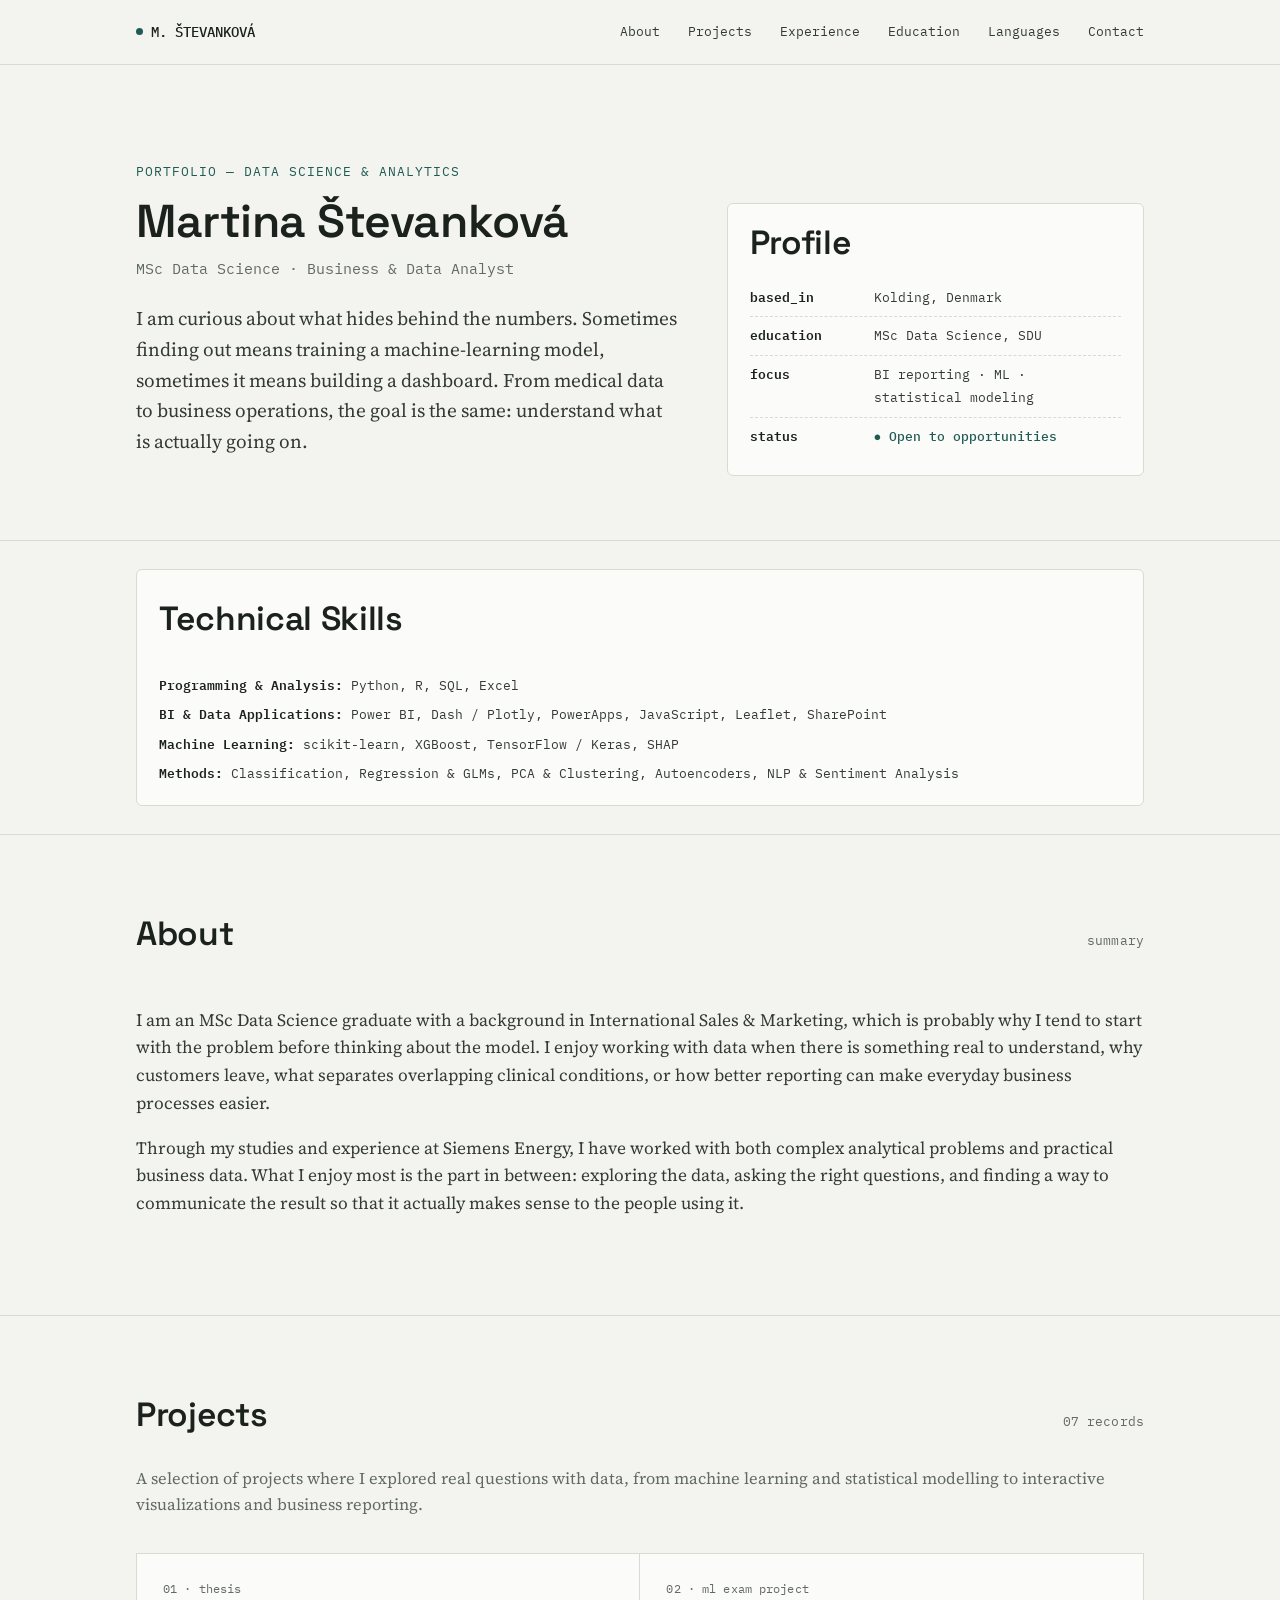
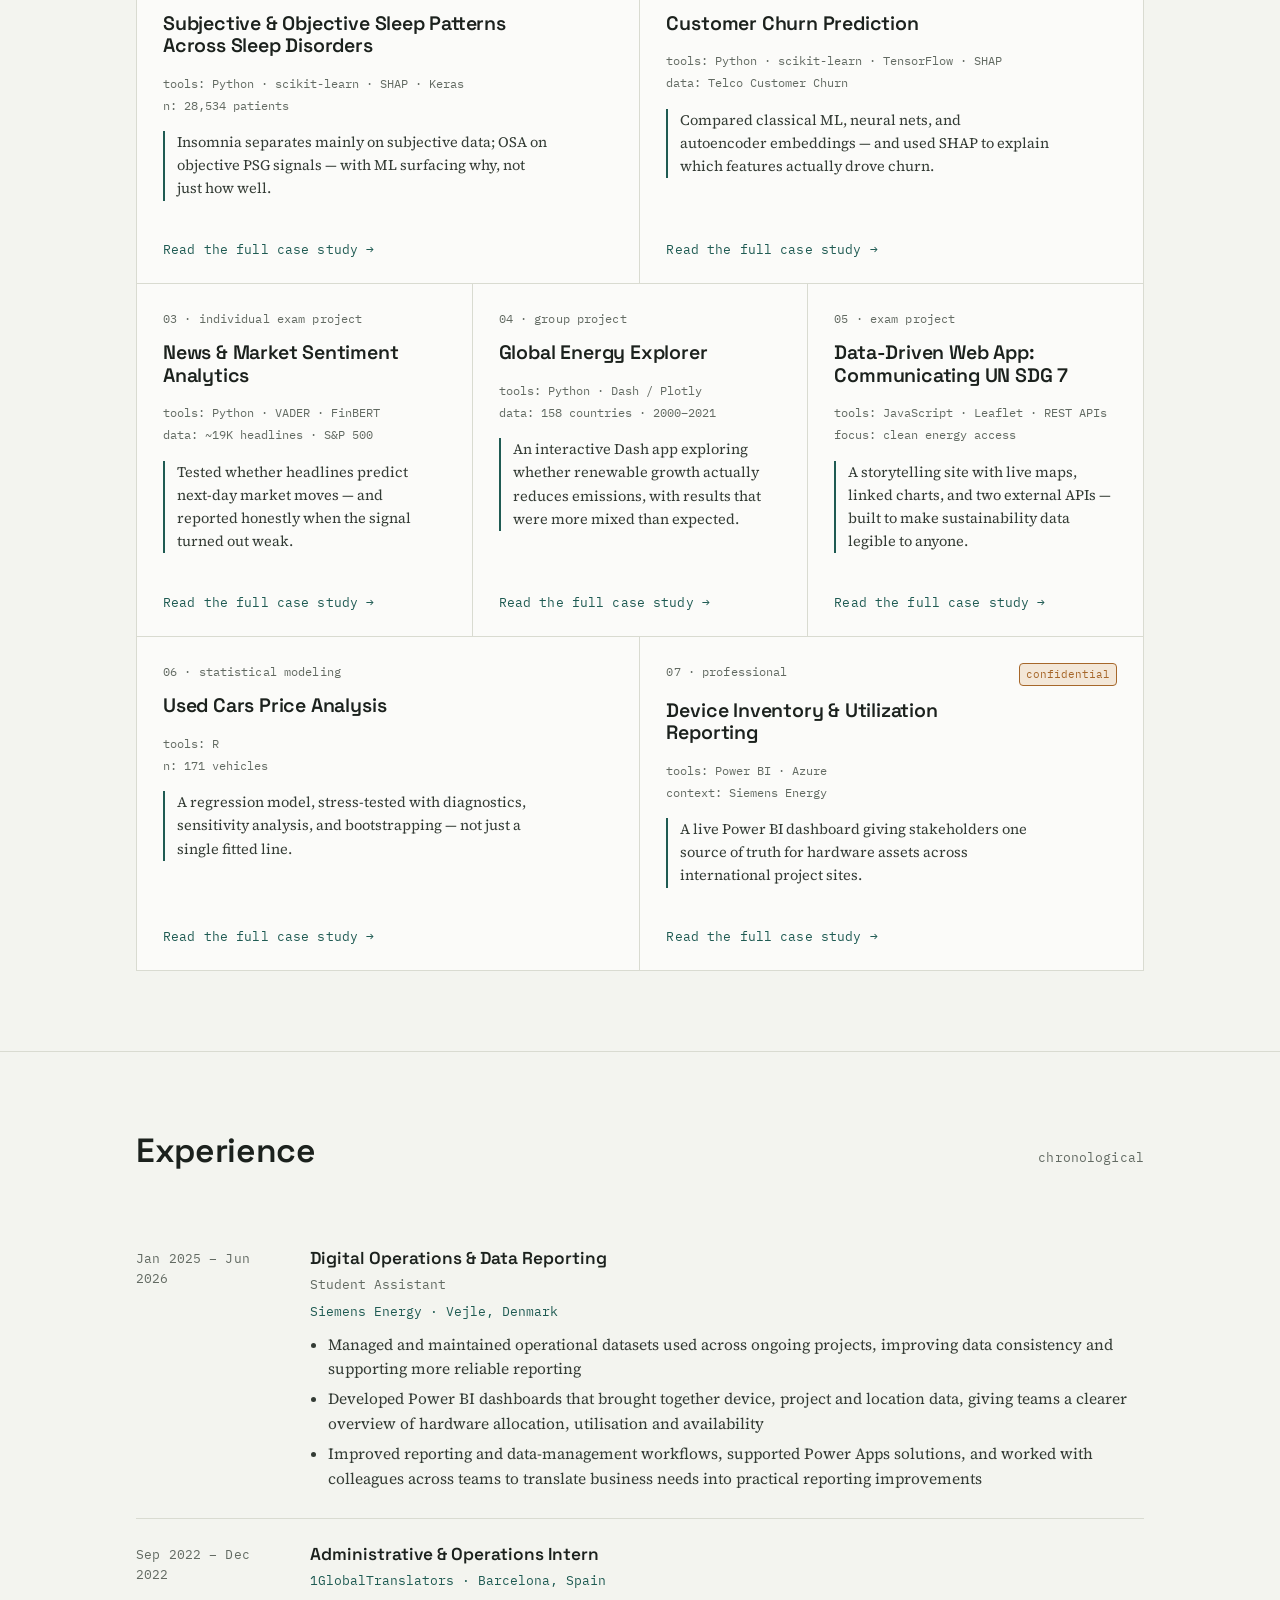
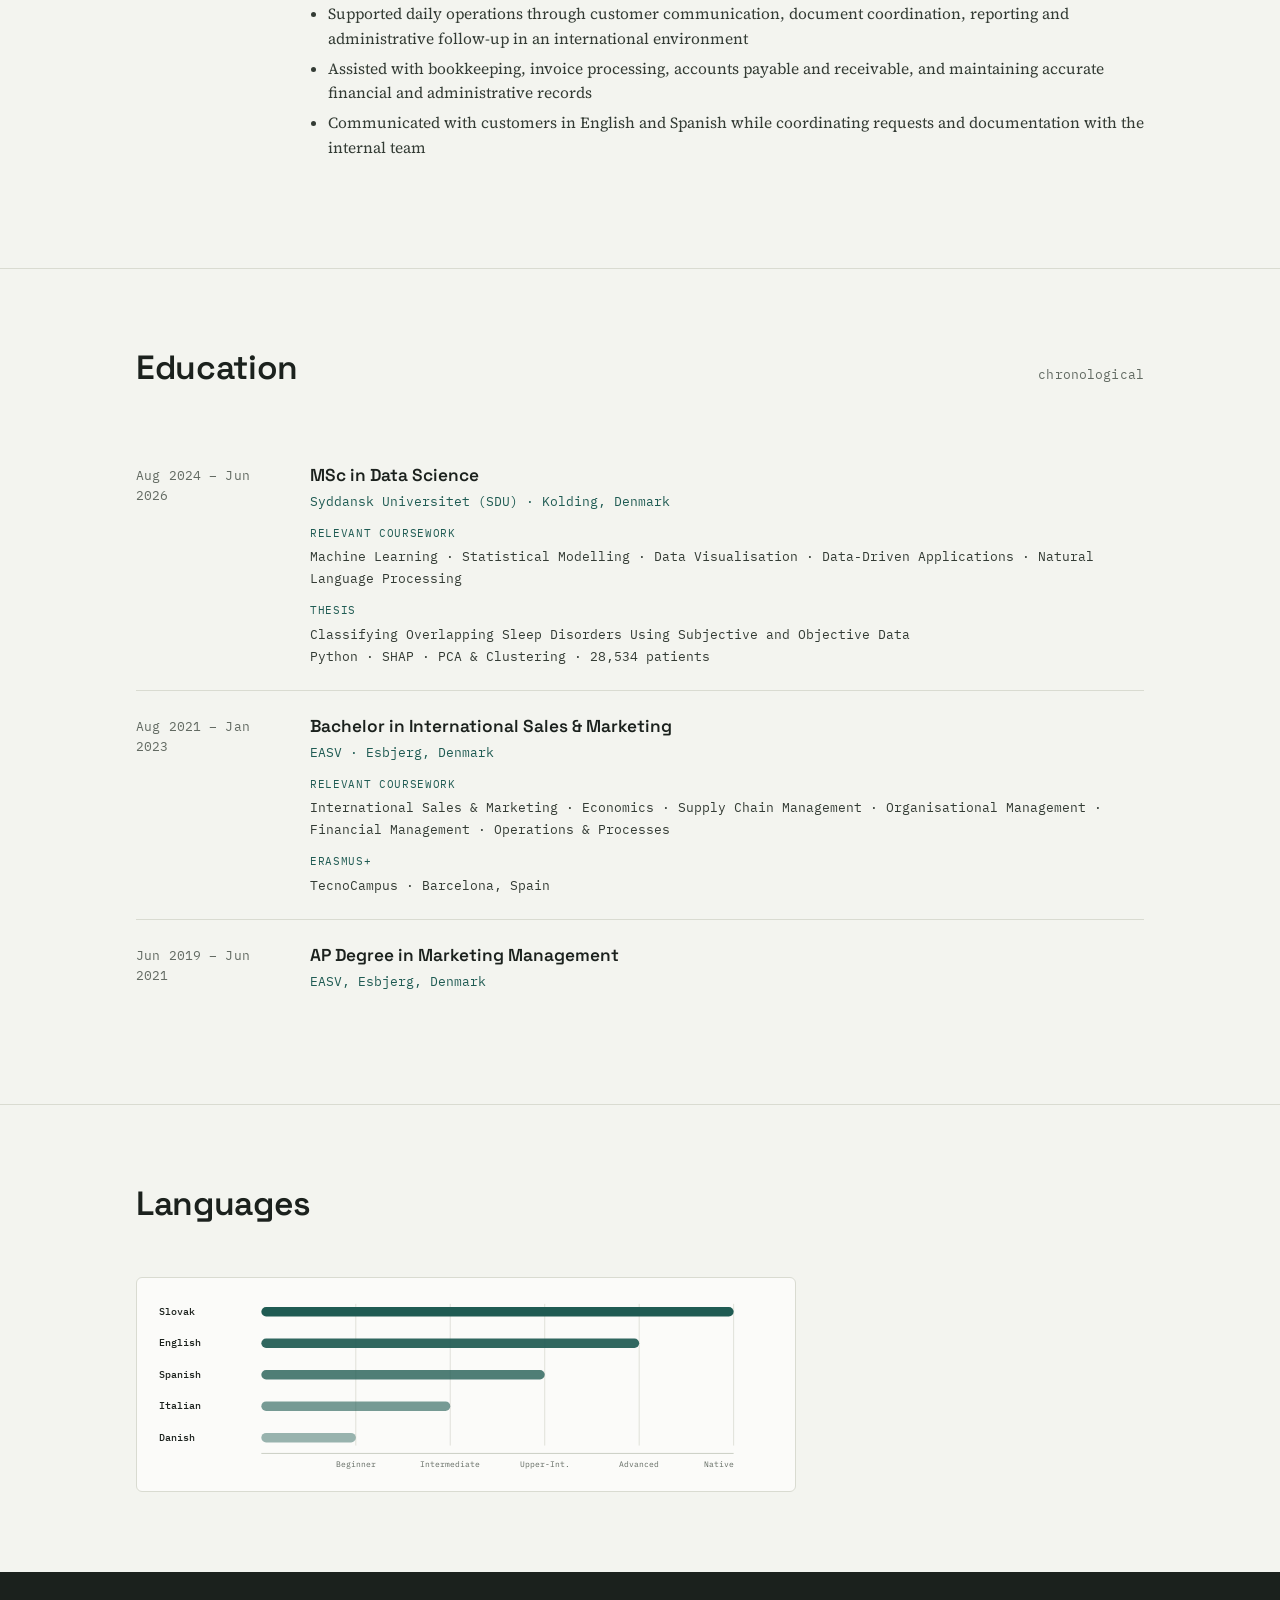
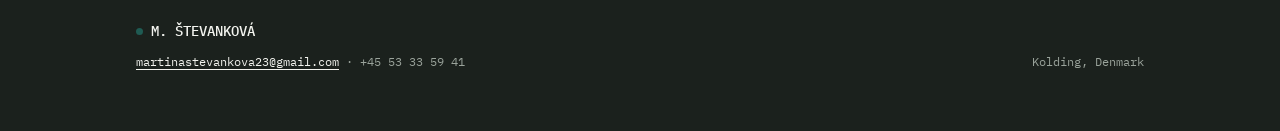
<file: index.html>
<!DOCTYPE html>
<html lang="en">
<head>
<meta charset="UTF-8">
<meta name="viewport" content="width=device-width, initial-scale=1.0">
<title>Martina Števanková | Data Scientist / Business Analyst</title>
<meta name="description" content="Portfolio of Martina Števanková — MSc Data Science. Machine learning, statistical modeling, and Power BI reporting projects.">
<link rel="preconnect" href="https://fonts.googleapis.com">
<link rel="preconnect" href="https://fonts.gstatic.com" crossorigin>
<link href="https://fonts.googleapis.com/css2?family=Space+Grotesk:wght@500;600;700&family=Source+Serif+4:opsz,wght@8..60,400;8..60,600&family=IBM+Plex+Mono:wght@400;500&display=swap" rel="stylesheet">
<link rel="stylesheet" href="css/style.css">
</head>
<body>

<nav class="site-nav">
  <div class="container">
    <span class="nav-mark"><span class="dot"></span>M. ŠTEVANKOVÁ</span>
    <div class="nav-links">
      <a href="#about">About</a>
      <a href="#projects">Projects</a>
      <a href="#experience">Experience</a>
      <a href="#education">Education</a>
      <a href="#languages">Languages</a>
      <a href="#contact">Contact</a>
    </div>
  </div>
</nav>

<header class="hero">
  <div class="container hero-grid">
    <div>
      <span class="eyebrow">Portfolio — data science &amp; analytics</span>
      <h1>Martina Števanková</h1>
      <div class="role">MSc Data Science · Business &amp; Data Analyst</div>
      <p class="thesis">I am curious about what hides behind the numbers. Sometimes finding out means training a machine-learning model, sometimes it means building a dashboard. From medical data to business operations, the goal is the same: understand what is actually going on.</p>
    </div>
    <div class="schema" aria-label="Profile summary">
      <div class="schema-head">Profile</div>
      <div class="row"><span class="key">based_in</span><span class="val">Kolding, Denmark</span></div>
      <div class="row"><span class="key">education</span><span class="val">MSc Data Science, SDU</span></div>
      <div class="row"><span class="key">focus</span><span class="val">BI reporting · ML · statistical modeling</span></div>
      <div class="row"><span class="key">status</span><span class="val status">Open to opportunities</span></div>
    </div>
  </div>
</header>

<div class="skills-strip">
  <div class="container">
    <div class="skills-card">
      <div class="skills-card-head">Technical Skills</div>
      <div class="skills-list">
        <p><strong>Programming &amp; Analysis:</strong> Python, R, SQL, Excel</p>
        <p><strong>BI &amp; Data Applications:</strong> Power BI, Dash / Plotly, PowerApps, JavaScript, Leaflet, SharePoint</p>
        <p><strong>Machine Learning:</strong> scikit-learn, XGBoost, TensorFlow / Keras, SHAP</p>
        <p><strong>Methods:</strong> Classification, Regression &amp; GLMs, PCA &amp; Clustering, Autoencoders, NLP &amp; Sentiment Analysis</p>
      </div>
    </div>
  </div>
</div>
  </div>
</div>

<section class="section" id="about">
  <div class="container">
    <div class="section-head">
      <h2>About</h2>
      <span class="section-num mono">summary</span>
    </div>
    <p class="about-text">I am an MSc Data Science graduate with a background in International Sales &amp; Marketing, which is probably why I tend to start with the problem before thinking about the model. I enjoy working with data when there is something real to understand, why customers leave, what separates overlapping clinical conditions, or how better reporting can make everyday business processes easier.</p>
    <p class="about-text">Through my studies and experience at Siemens Energy, I have worked with both complex analytical problems and practical business data. What I enjoy most is the part in between: exploring the data, asking the right questions, and finding a way to communicate the result so that it actually makes sense to the people using it.</p>
  </div>
</section>

<section class="section" id="projects">
  <div class="container">
    <div class="section-head">
      <h2>Projects</h2>
      <span class="section-num mono">07 records</span>
    </div>
    <p class="section-lede">A selection of projects where I explored real questions with data, from machine learning and statistical modelling to interactive visualizations and business reporting.</p>

    <div class="records">

      <div class="record">
        <a class="record-hit" href="projects/sleep-disorders-thesis.html" aria-label="Open project: Subjective and Objective Sleep Patterns Across Sleep Disorders"></a>
        <div class="rec-top">
          <span class="rec-id mono">01 · thesis</span>
        </div>
        <h3>Subjective &amp; Objective Sleep Patterns Across Sleep Disorders</h3>
        <div class="rec-meta">
          <span><span class="k">tools:</span> Python · scikit-learn · SHAP · Keras</span>
          <span><span class="k">n:</span> 28,534 patients</span>
        </div>
        <p class="rec-finding">Insomnia separates mainly on subjective data; OSA on objective PSG signals — with ML surfacing why, not just how well.</p>
        <span class="rec-link mono">Read the full case study</span>
      </div>

      <div class="record">
        <a class="record-hit" href="projects/customer-churn-prediction.html" aria-label="Open project: Customer Churn Prediction"></a>
        <div class="rec-top">
          <span class="rec-id mono">02 · ml exam project</span>
        </div>
        <h3>Customer Churn Prediction</h3>
        <div class="rec-meta">
          <span><span class="k">tools:</span> Python · scikit-learn · TensorFlow · SHAP</span>
          <span><span class="k">data:</span> Telco Customer Churn</span>
        </div>
        <p class="rec-finding">Compared classical ML, neural nets, and autoencoder embeddings — and used SHAP to explain which features actually drove churn.</p>
        <span class="rec-link mono">Read the full case study</span>
      </div>

      <div class="record">
        <a class="record-hit" href="projects/market-sentiment-analytics.html" aria-label="Open project: News and Market Sentiment Analytics"></a>
        <div class="rec-top">
          <span class="rec-id mono">03 · individual exam project</span>
        </div>
        <h3>News &amp; Market Sentiment Analytics</h3>
        <div class="rec-meta">
          <span><span class="k">tools:</span> Python · VADER · FinBERT</span>
          <span><span class="k">data:</span> ~19K headlines · S&amp;P 500</span>
        </div>
        <p class="rec-finding">Tested whether headlines predict next-day market moves — and reported honestly when the signal turned out weak.</p>
        <span class="rec-link mono">Read the full case study</span>
      </div>

      <div class="record">
        <a class="record-hit" href="projects/global-energy-explorer.html" aria-label="Open project: Global Energy Explorer"></a>
        <div class="rec-top">
          <span class="rec-id mono">04 · group project</span>
        </div>
        <h3>Global Energy Explorer</h3>
        <div class="rec-meta">
          <span><span class="k">tools:</span> Python · Dash / Plotly</span>
          <span><span class="k">data:</span> 158 countries · 2000–2021</span>
        </div>
        <p class="rec-finding">An interactive Dash app exploring whether renewable growth actually reduces emissions, with results that were more mixed than expected.</p>
        <span class="rec-link mono">Read the full case study</span>
      </div>

      <div class="record">
        <a class="record-hit" href="projects/sdg7-energy-webapp.html" aria-label="Open project: Data-Driven Web App communicating UN SDG 7"></a>
        <div class="rec-top">
          <span class="rec-id mono">05 · exam project</span>
        </div>
        <h3>Data-Driven Web App: Communicating UN SDG 7</h3>
        <div class="rec-meta">
          <span><span class="k">tools:</span> JavaScript · Leaflet · REST APIs</span>
          <span><span class="k">focus:</span> clean energy access</span>
        </div>
        <p class="rec-finding">A storytelling site with live maps, linked charts, and two external APIs — built to make sustainability data legible to anyone.</p>
        <span class="rec-link mono">Read the full case study</span>
      </div>

      <div class="record">
        <a class="record-hit" href="projects/used-cars-price-analysis.html" aria-label="Open project: Used Cars Price Analysis"></a>
        <div class="rec-top">
          <span class="rec-id mono">06 · statistical modeling</span>
        </div>
        <h3>Used Cars Price Analysis</h3>
        <div class="rec-meta">
          <span><span class="k">tools:</span> R</span>
          <span><span class="k">n:</span> 171 vehicles</span>
        </div>
        <p class="rec-finding">A regression model, stress-tested with diagnostics, sensitivity analysis, and bootstrapping — not just a single fitted line.</p>
        <span class="rec-link mono">Read the full case study</span>
      </div>

      <div class="record">
        <a class="record-hit" href="projects/device-inventory-dashboard.html" aria-label="Open project: Device Inventory and Utilization Reporting Dashboard"></a>
        <div class="rec-top">
          <span class="rec-id mono">07 · professional</span>
          <span class="conf">confidential</span>
        </div>
        <h3>Device Inventory &amp; Utilization Reporting</h3>
        <div class="rec-meta">
          <span><span class="k">tools:</span> Power BI · Azure</span>
          <span><span class="k">context:</span> Siemens Energy</span>
        </div>
        <p class="rec-finding">A live Power BI dashboard giving stakeholders one source of truth for hardware assets across international project sites.</p>
        <span class="rec-link mono">Read the full case study</span>
      </div>

    </div>
  </div>
</section>

<section class="section" id="experience">
  <div class="container">
    <div class="section-head">
      <h2>Experience</h2>
      <span class="section-num mono">chronological</span>
    </div>

    <div class="timeline">
      <div class="tl-item">
        <div class="tl-date mono">Jan 2025 – Jun 2026</div>
        <div>
          <div class="tl-role">Digital Operations &amp; Data Reporting</div>
          <div class="tl-subrole">Student Assistant</div>
          <div class="tl-org">Siemens Energy · Vejle, Denmark</div>
          <ul>
            <li>Managed and maintained operational datasets used across ongoing projects, improving data consistency and supporting more reliable reporting</li>
            <li>Developed Power BI dashboards that brought together device, project and location data, giving teams a clearer overview of hardware allocation, utilisation and availability</li>
            <li>Improved reporting and data-management workflows, supported Power Apps solutions, and worked with colleagues across teams to translate business needs into practical reporting improvements</li>
          </ul>
        </div>
      </div>

      <div class="tl-item">
        <div class="tl-date mono">Sep 2022 – Dec 2022</div>
        <div>
          <div class="tl-role">Administrative &amp; Operations Intern</div>
          <div class="tl-org">1GlobalTranslators · Barcelona, Spain</div>
          <ul>
            <li>Supported daily operations through customer communication, document coordination, reporting and administrative follow-up in an international environment</li>
            <li>Assisted with bookkeeping, invoice processing, accounts payable and receivable, and maintaining accurate financial and administrative records</li>
            <li>Communicated with customers in English and Spanish while coordinating requests and documentation with the internal team</li>
          </ul>
        </div>
      </div>
    </div>
  </div>
</section>

<section class="section" id="education">
  <div class="container">
    <div class="section-head">
      <h2>Education</h2>
      <span class="section-num mono">chronological</span>
    </div>

    <div class="timeline">
      <div class="tl-item">
        <div class="tl-date mono">Aug 2024 – Jun 2026</div>
        <div>
          <div class="tl-role">MSc in Data Science</div>
          <div class="tl-org">Syddansk Universitet (SDU) · Kolding, Denmark</div>

          <div class="tl-sub-label">Relevant coursework</div>
          <p class="tl-sub-content">Machine Learning · Statistical Modelling · Data Visualisation · Data-Driven Applications · Natural Language Processing</p>

          <div class="tl-sub-label">Thesis</div>
          <p class="tl-sub-content">Classifying Overlapping Sleep Disorders Using Subjective and Objective Data<br>Python · SHAP · PCA &amp; Clustering · 28,534 patients</p>
        </div>
      </div>

      <div class="tl-item">
        <div class="tl-date mono">Aug 2021 – Jan 2023</div>
        <div>
          <div class="tl-role">Bachelor in International Sales &amp; Marketing</div>
          <div class="tl-org">EASV · Esbjerg, Denmark</div>

          <div class="tl-sub-label">Relevant coursework</div>
          <p class="tl-sub-content">International Sales &amp; Marketing · Economics · Supply Chain Management · Organisational Management · Financial Management · Operations &amp; Processes</p>

          <div class="tl-sub-label">Erasmus+</div>
          <p class="tl-sub-content">TecnoCampus · Barcelona, Spain</p>
        </div>
      </div>

      <div class="tl-item">
        <div class="tl-date mono">Jun 2019 – Jun 2021</div>
        <div>
          <div class="tl-role">AP Degree in Marketing Management</div>
          <div class="tl-org">EASV, Esbjerg, Denmark</div>
        </div>
      </div>
    </div>
  </div>
</section>

<section class="section" id="languages">
  <div class="container">
    <div class="section-head">
      <h2>Languages</h2>
    </div>
    <div class="lang-chart">
      <svg viewBox="0 0 780 235" role="img" aria-label="Language proficiency chart: Slovak native, English advanced, Spanish upper-intermediate, Italian intermediate, Danish beginner">
        <title>Language proficiency levels</title>
        <line class="lc-grid" x1="250" y1="10" x2="250" y2="190"/>
        <line class="lc-grid" x1="370" y1="10" x2="370" y2="190"/>
        <line class="lc-grid" x1="490" y1="10" x2="490" y2="190"/>
        <line class="lc-grid" x1="610" y1="10" x2="610" y2="190"/>
        <line class="lc-grid" x1="730" y1="10" x2="730" y2="190"/>

        <text class="lc-label" x="0" y="24">Slovak</text>
        <rect class="lc-bar full" x="130" y="14" width="600" height="12" rx="6"/>

        <text class="lc-label" x="0" y="64">English</text>
        <rect class="lc-bar lvl-4" x="130" y="54" width="480" height="12" rx="6"/>

        <text class="lc-label" x="0" y="104">Spanish</text>
        <rect class="lc-bar lvl-3" x="130" y="94" width="360" height="12" rx="6"/>

        <text class="lc-label" x="0" y="144">Italian</text>
        <rect class="lc-bar lvl-2" x="130" y="134" width="240" height="12" rx="6"/>

        <text class="lc-label" x="0" y="184">Danish</text>
        <rect class="lc-bar lvl-1" x="130" y="174" width="120" height="12" rx="6"/>

        <line class="lc-axis" x1="130" y1="200" x2="730" y2="200"/>
        <text class="lc-tick" x="250" y="217" text-anchor="middle">Beginner</text>
        <text class="lc-tick" x="370" y="217" text-anchor="middle">Intermediate</text>
        <text class="lc-tick" x="490" y="217" text-anchor="middle">Upper-Int.</text>
        <text class="lc-tick" x="610" y="217" text-anchor="middle">Advanced</text>
        <text class="lc-tick" x="730" y="217" text-anchor="end">Native</text>
      </svg>
    </div>
  </div>
</section>

<footer class="site-footer" id="contact">
  <div class="container">
    <div>
      <div class="nav-mark" style="color:var(--paper); margin-bottom:10px;"><span class="dot"></span>M. ŠTEVANKOVÁ</div>
      <div class="footer-mark">
        <a href="mailto:martinastevankova23@gmail.com">martinastevankova23@gmail.com</a> · +45 53 33 59 41
      </div>
    </div>
    <div class="footer-mark">Kolding, Denmark</div>
  </div>
</footer>

</body>
</html>
</file>
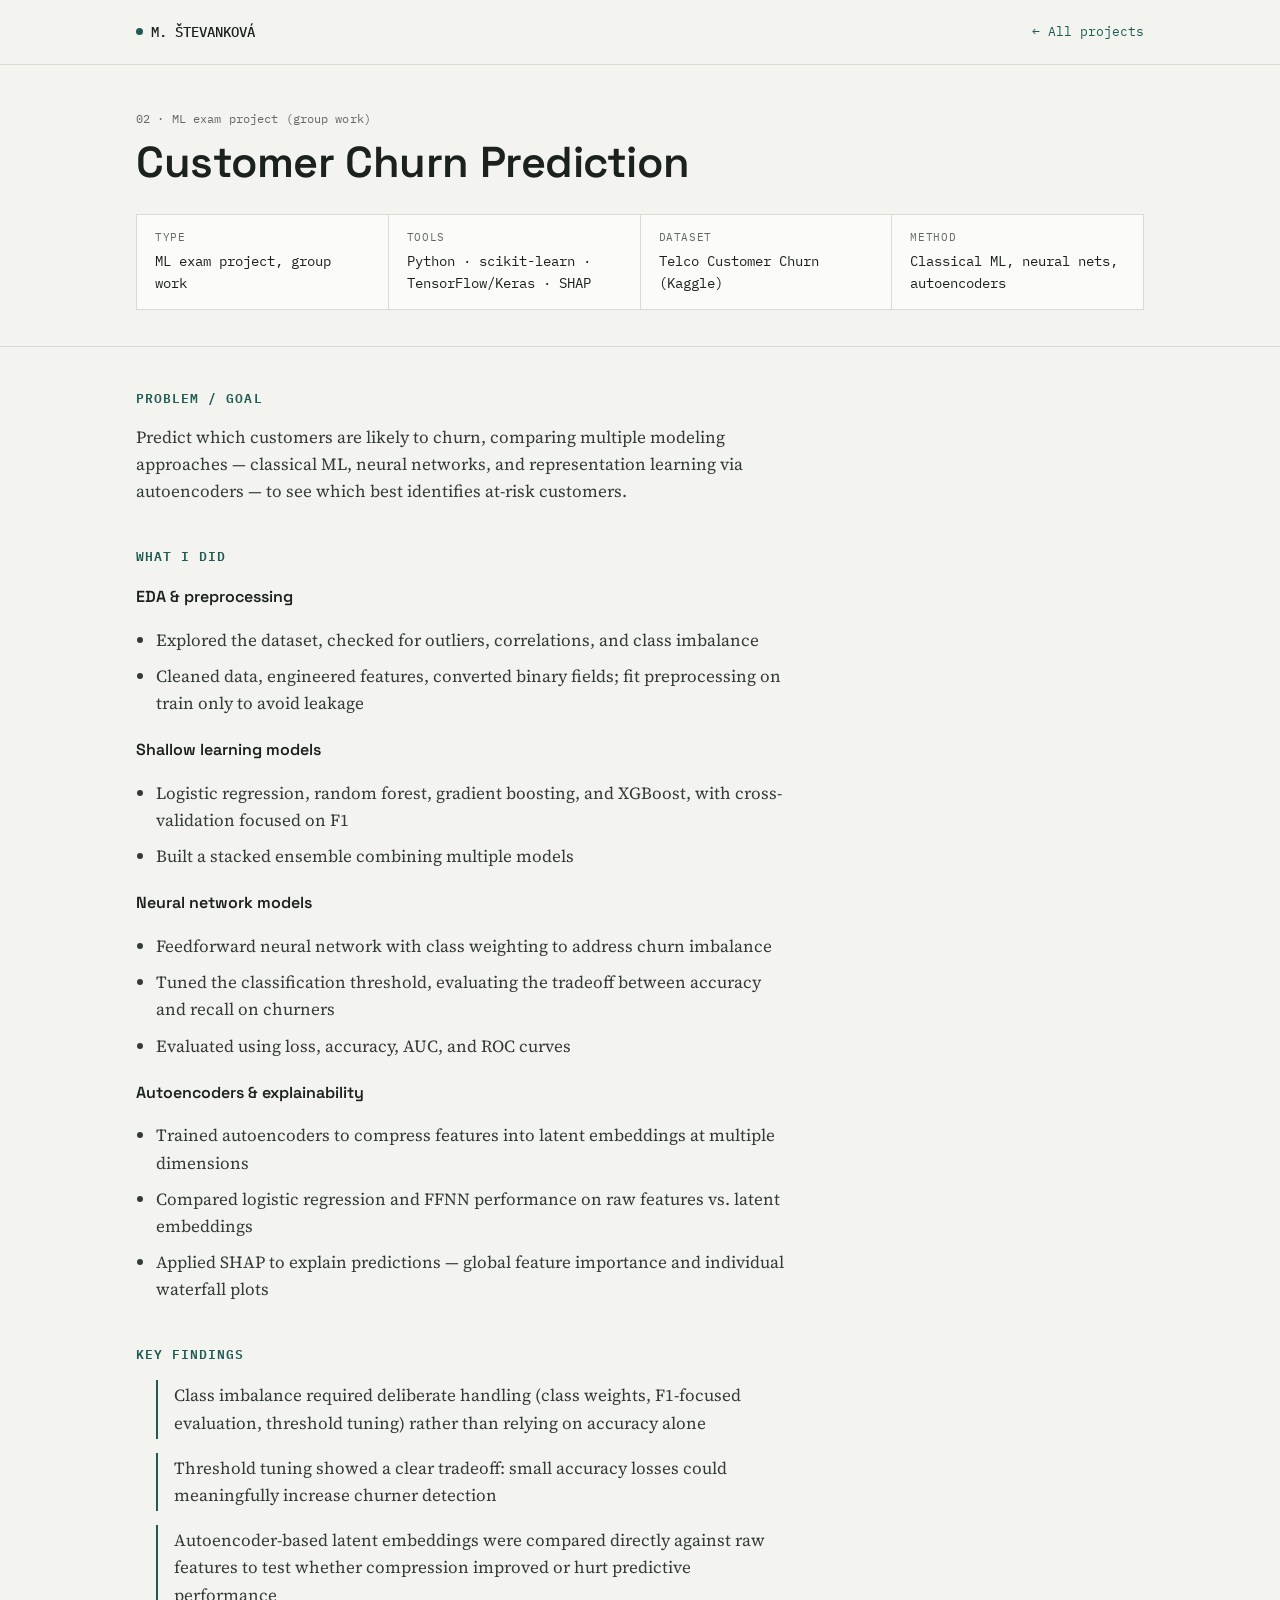
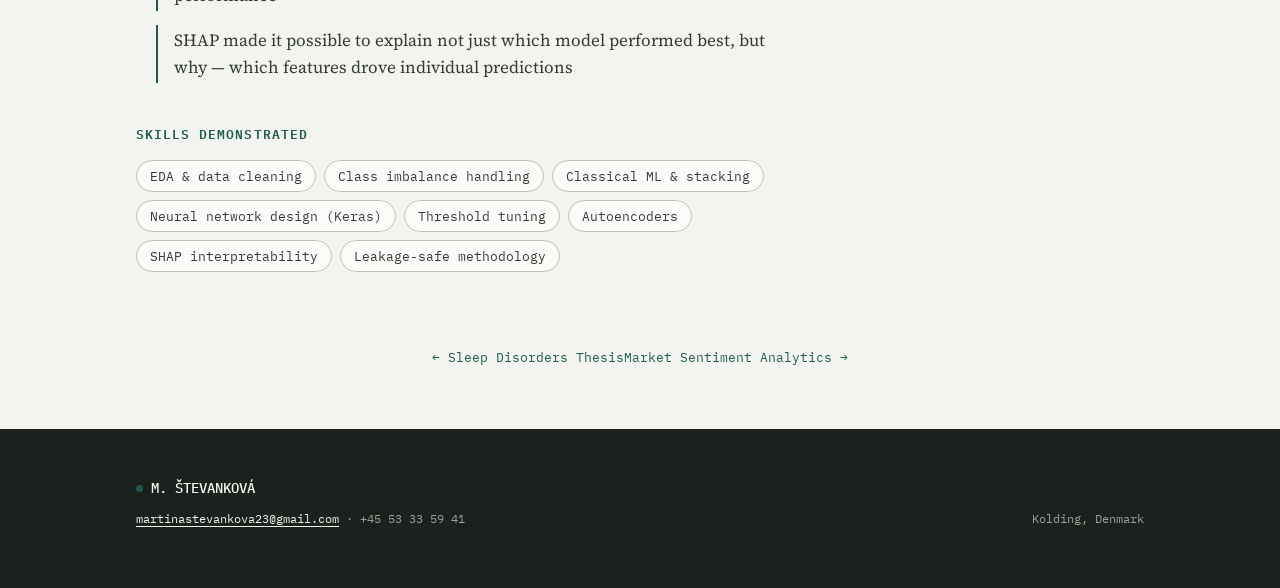
<file: projects/customer-churn-prediction.html>
<!DOCTYPE html>
<html lang="en">
<head>
<meta charset="UTF-8">
<meta name="viewport" content="width=device-width, initial-scale=1.0">
<title>Customer Churn Prediction — Martina Števanková</title>
<meta name="description" content="Predict which customers are likely to churn, comparing multiple modeling approaches — classical ML, neural networks, and representation learning via a">
<link rel="preconnect" href="https://fonts.googleapis.com">
<link rel="preconnect" href="https://fonts.gstatic.com" crossorigin>
<link href="https://fonts.googleapis.com/css2?family=Space+Grotesk:wght@500;600;700&family=Source+Serif+4:opsz,wght@8..60,400;8..60,600&family=IBM+Plex+Mono:wght@400;500&display=swap" rel="stylesheet">
<link rel="stylesheet" href="../css/style.css">
</head>
<body>

<nav class="site-nav">
  <div class="container">
    <span class="nav-mark"><span class="dot"></span>M. ŠTEVANKOVÁ</span>
    <div class="nav-links">
      <a class="back" href="../index.html#projects">← All projects</a>
    </div>
  </div>
</nav>

<header class="proj-hero">
  <div class="container">
    <div class="rec-id mono">02 · ML exam project (group work)</div>
    <h1>Customer Churn Prediction</h1>
    <div class="proj-meta-grid">
      <div class="cell"><div class="k">Type</div><div class="v">ML exam project, group work</div></div>
      <div class="cell"><div class="k">Tools</div><div class="v">Python · scikit-learn · TensorFlow/Keras · SHAP</div></div>
      <div class="cell"><div class="k">Dataset</div><div class="v">Telco Customer Churn (Kaggle)</div></div>
      <div class="cell"><div class="k">Method</div><div class="v">Classical ML, neural nets, autoencoders</div></div>
    </div>
  </div>
</header>

<div class="proj-body">
  <div class="container">

    <h2>Problem / Goal</h2>
    <p>Predict which customers are likely to churn, comparing multiple modeling approaches — classical ML, neural networks, and representation learning via autoencoders — to see which best identifies at-risk customers.</p>

    <h2>What I did</h2>
    <div class="sub">EDA &amp; preprocessing</div>
<ul>
  <li>Explored the dataset, checked for outliers, correlations, and class imbalance</li>
  <li>Cleaned data, engineered features, converted binary fields; fit preprocessing on train only to avoid leakage</li>
</ul>
<div class="sub">Shallow learning models</div>
<ul>
  <li>Logistic regression, random forest, gradient boosting, and XGBoost, with cross-validation focused on F1</li>
  <li>Built a stacked ensemble combining multiple models</li>
</ul>
<div class="sub">Neural network models</div>
<ul>
  <li>Feedforward neural network with class weighting to address churn imbalance</li>
  <li>Tuned the classification threshold, evaluating the tradeoff between accuracy and recall on churners</li>
  <li>Evaluated using loss, accuracy, AUC, and ROC curves</li>
</ul>
<div class="sub">Autoencoders &amp; explainability</div>
<ul>
  <li>Trained autoencoders to compress features into latent embeddings at multiple dimensions</li>
  <li>Compared logistic regression and FFNN performance on raw features vs. latent embeddings</li>
  <li>Applied SHAP to explain predictions — global feature importance and individual waterfall plots</li>
</ul>


    <h2>Key findings</h2>
    <ul class="findings-list">
  <li>Class imbalance required deliberate handling (class weights, F1-focused evaluation, threshold tuning) rather than relying on accuracy alone</li>
  <li>Threshold tuning showed a clear tradeoff: small accuracy losses could meaningfully increase churner detection</li>
  <li>Autoencoder-based latent embeddings were compared directly against raw features to test whether compression improved or hurt predictive performance</li>
  <li>SHAP made it possible to explain not just which model performed best, but why — which features drove individual predictions</li>
    </ul>

    <h2>Skills demonstrated</h2>
    <div class="skill-tags">
  <span class="tag">EDA &amp; data cleaning</span>
  <span class="tag">Class imbalance handling</span>
  <span class="tag">Classical ML &amp; stacking</span>
  <span class="tag">Neural network design (Keras)</span>
  <span class="tag">Threshold tuning</span>
  <span class="tag">Autoencoders</span>
  <span class="tag">SHAP interpretability</span>
  <span class="tag">Leakage-safe methodology</span>
    </div>

    

  </div>
</div>

<div class="proj-nav">
  <div class="container" style="display:flex; justify-content:space-between;">
    <a href="sleep-disorders-thesis.html">← Sleep Disorders Thesis</a>
    <a href="market-sentiment-analytics.html">Market Sentiment Analytics →</a>
  </div>
</div>

<footer class="site-footer" id="contact">
  <div class="container">
    <div>
      <div class="nav-mark" style="color:var(--paper); margin-bottom:10px;"><span class="dot"></span>M. ŠTEVANKOVÁ</div>
      <div class="footer-mark">
        <a href="mailto:martinastevankova23@gmail.com">martinastevankova23@gmail.com</a> · +45 53 33 59 41
      </div>
    </div>
    <div class="footer-mark">Kolding, Denmark</div>
  </div>
</footer>

</body>
</html>
</file>
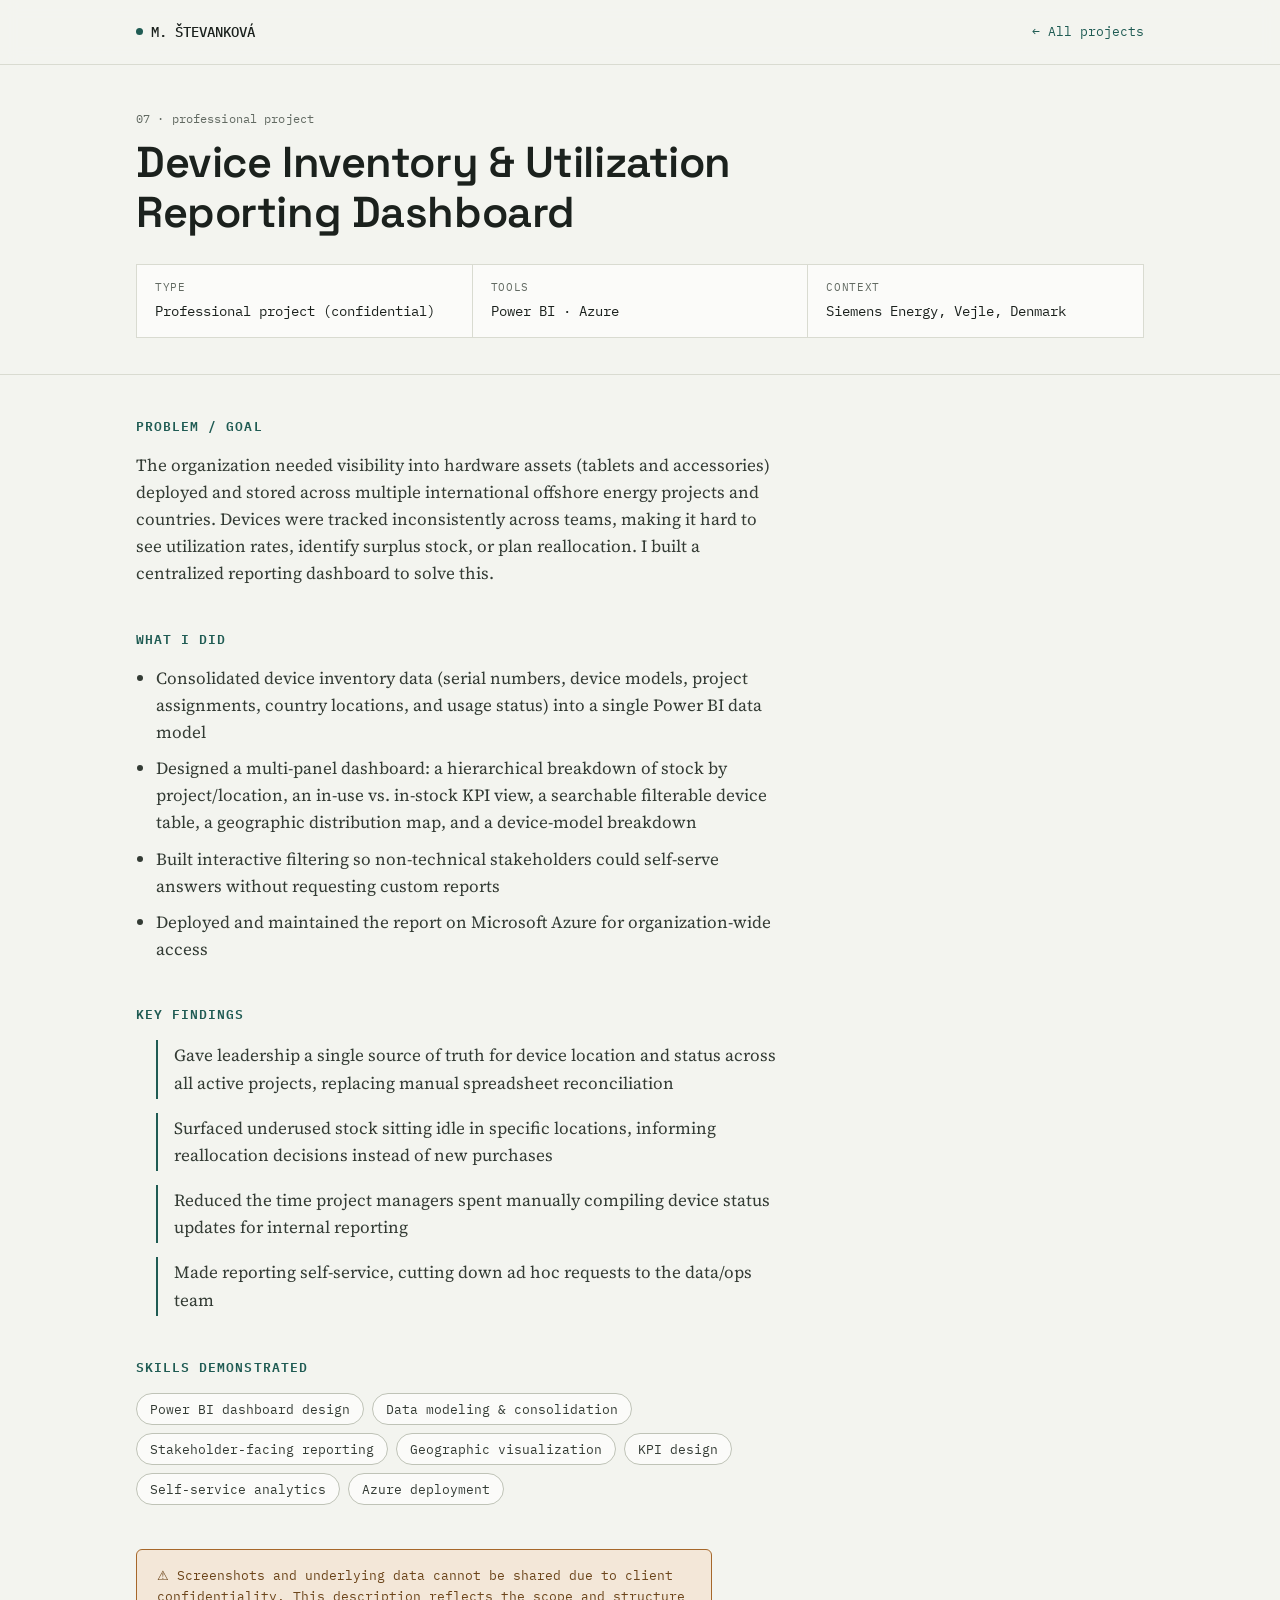
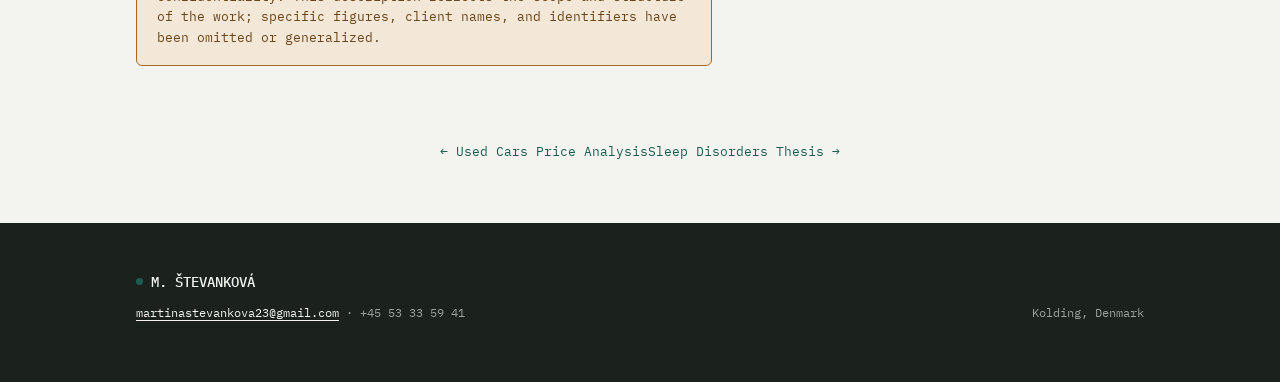
<file: projects/device-inventory-dashboard.html>
<!DOCTYPE html>
<html lang="en">
<head>
<meta charset="UTF-8">
<meta name="viewport" content="width=device-width, initial-scale=1.0">
<title>Device Inventory &amp; Utilization Reporting Dashboard — Martina Števanková</title>
<meta name="description" content="The organization needed visibility into hardware assets (tablets and accessories) deployed and stored across multiple international offshore energy pr">
<link rel="preconnect" href="https://fonts.googleapis.com">
<link rel="preconnect" href="https://fonts.gstatic.com" crossorigin>
<link href="https://fonts.googleapis.com/css2?family=Space+Grotesk:wght@500;600;700&family=Source+Serif+4:opsz,wght@8..60,400;8..60,600&family=IBM+Plex+Mono:wght@400;500&display=swap" rel="stylesheet">
<link rel="stylesheet" href="../css/style.css">
</head>
<body>

<nav class="site-nav">
  <div class="container">
    <span class="nav-mark"><span class="dot"></span>M. ŠTEVANKOVÁ</span>
    <div class="nav-links">
      <a class="back" href="../index.html#projects">← All projects</a>
    </div>
  </div>
</nav>

<header class="proj-hero">
  <div class="container">
    <div class="rec-id mono">07 · professional project</div>
    <h1>Device Inventory &amp; Utilization Reporting Dashboard</h1>
    <div class="proj-meta-grid">
      <div class="cell"><div class="k">Type</div><div class="v">Professional project (confidential)</div></div>
      <div class="cell"><div class="k">Tools</div><div class="v">Power BI · Azure</div></div>
      <div class="cell"><div class="k">Context</div><div class="v">Siemens Energy, Vejle, Denmark</div></div>
    </div>
  </div>
</header>

<div class="proj-body">
  <div class="container">

    <h2>Problem / Goal</h2>
    <p>The organization needed visibility into hardware assets (tablets and accessories) deployed and stored across multiple international offshore energy projects and countries. Devices were tracked inconsistently across teams, making it hard to see utilization rates, identify surplus stock, or plan reallocation. I built a centralized reporting dashboard to solve this.</p>

    <h2>What I did</h2>
    <ul>
  <li>Consolidated device inventory data (serial numbers, device models, project assignments, country locations, and usage status) into a single Power BI data model</li>
  <li>Designed a multi-panel dashboard: a hierarchical breakdown of stock by project/location, an in-use vs. in-stock KPI view, a searchable filterable device table, a geographic distribution map, and a device-model breakdown</li>
  <li>Built interactive filtering so non-technical stakeholders could self-serve answers without requesting custom reports</li>
  <li>Deployed and maintained the report on Microsoft Azure for organization-wide access</li>
</ul>


    <h2>Key findings</h2>
    <ul class="findings-list">
  <li>Gave leadership a single source of truth for device location and status across all active projects, replacing manual spreadsheet reconciliation</li>
  <li>Surfaced underused stock sitting idle in specific locations, informing reallocation decisions instead of new purchases</li>
  <li>Reduced the time project managers spent manually compiling device status updates for internal reporting</li>
  <li>Made reporting self-service, cutting down ad hoc requests to the data/ops team</li>
    </ul>

    <h2>Skills demonstrated</h2>
    <div class="skill-tags">
  <span class="tag">Power BI dashboard design</span>
  <span class="tag">Data modeling &amp; consolidation</span>
  <span class="tag">Stakeholder-facing reporting</span>
  <span class="tag">Geographic visualization</span>
  <span class="tag">KPI design</span>
  <span class="tag">Self-service analytics</span>
  <span class="tag">Azure deployment</span>
    </div>

    <div class="confidential-note">⚠ Screenshots and underlying data cannot be shared due to client confidentiality. This description reflects the scope and structure of the work; specific figures, client names, and identifiers have been omitted or generalized.</div>

  </div>
</div>

<div class="proj-nav">
  <div class="container" style="display:flex; justify-content:space-between;">
    <a href="used-cars-price-analysis.html">← Used Cars Price Analysis</a>
    <a href="sleep-disorders-thesis.html">Sleep Disorders Thesis →</a>
  </div>
</div>

<footer class="site-footer" id="contact">
  <div class="container">
    <div>
      <div class="nav-mark" style="color:var(--paper); margin-bottom:10px;"><span class="dot"></span>M. ŠTEVANKOVÁ</div>
      <div class="footer-mark">
        <a href="mailto:martinastevankova23@gmail.com">martinastevankova23@gmail.com</a> · +45 53 33 59 41
      </div>
    </div>
    <div class="footer-mark">Kolding, Denmark</div>
  </div>
</footer>

</body>
</html>
</file>
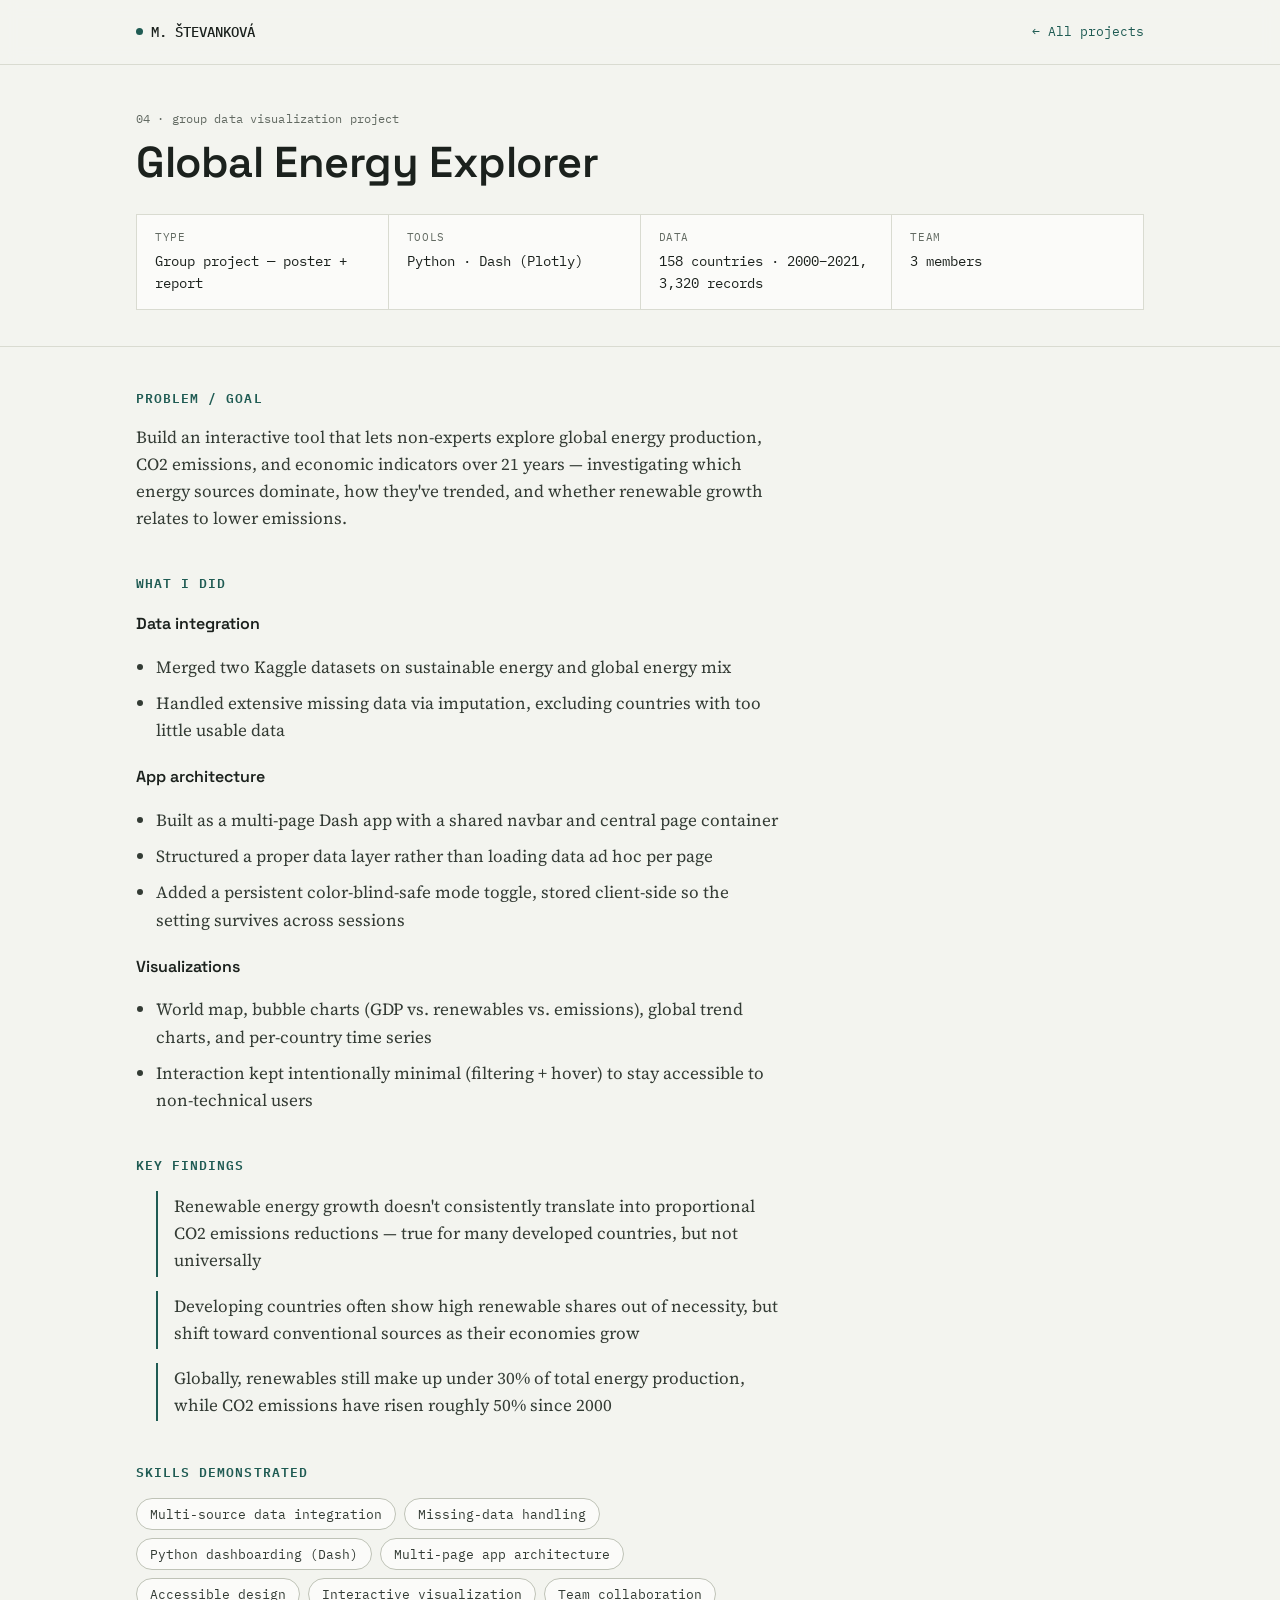
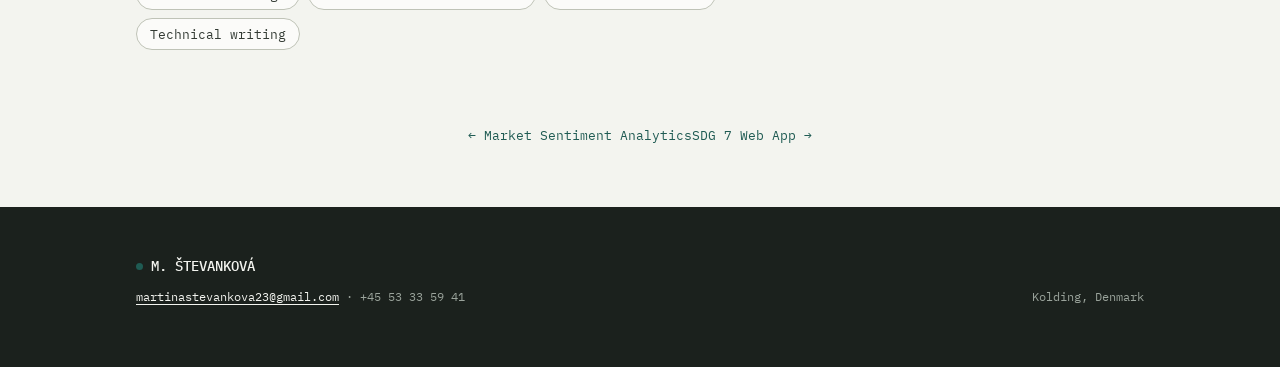
<file: projects/global-energy-explorer.html>
<!DOCTYPE html>
<html lang="en">
<head>
<meta charset="UTF-8">
<meta name="viewport" content="width=device-width, initial-scale=1.0">
<title>Global Energy Explorer — Martina Števanková</title>
<meta name="description" content="Build an interactive tool that lets non-experts explore global energy production, CO2 emissions, and economic indicators over 21 years — investigating">
<link rel="preconnect" href="https://fonts.googleapis.com">
<link rel="preconnect" href="https://fonts.gstatic.com" crossorigin>
<link href="https://fonts.googleapis.com/css2?family=Space+Grotesk:wght@500;600;700&family=Source+Serif+4:opsz,wght@8..60,400;8..60,600&family=IBM+Plex+Mono:wght@400;500&display=swap" rel="stylesheet">
<link rel="stylesheet" href="../css/style.css">
</head>
<body>

<nav class="site-nav">
  <div class="container">
    <span class="nav-mark"><span class="dot"></span>M. ŠTEVANKOVÁ</span>
    <div class="nav-links">
      <a class="back" href="../index.html#projects">← All projects</a>
    </div>
  </div>
</nav>

<header class="proj-hero">
  <div class="container">
    <div class="rec-id mono">04 · group data visualization project</div>
    <h1>Global Energy Explorer</h1>
    <div class="proj-meta-grid">
      <div class="cell"><div class="k">Type</div><div class="v">Group project — poster + report</div></div>
      <div class="cell"><div class="k">Tools</div><div class="v">Python · Dash (Plotly)</div></div>
      <div class="cell"><div class="k">Data</div><div class="v">158 countries · 2000–2021, 3,320 records</div></div>
      <div class="cell"><div class="k">Team</div><div class="v">3 members</div></div>
    </div>
  </div>
</header>

<div class="proj-body">
  <div class="container">

    <h2>Problem / Goal</h2>
    <p>Build an interactive tool that lets non-experts explore global energy production, CO2 emissions, and economic indicators over 21 years — investigating which energy sources dominate, how they've trended, and whether renewable growth relates to lower emissions.</p>

    <h2>What I did</h2>
    <div class="sub">Data integration</div>
<ul>
  <li>Merged two Kaggle datasets on sustainable energy and global energy mix</li>
  <li>Handled extensive missing data via imputation, excluding countries with too little usable data</li>
</ul>
<div class="sub">App architecture</div>
<ul>
  <li>Built as a multi-page Dash app with a shared navbar and central page container</li>
  <li>Structured a proper data layer rather than loading data ad hoc per page</li>
  <li>Added a persistent color-blind-safe mode toggle, stored client-side so the setting survives across sessions</li>
</ul>
<div class="sub">Visualizations</div>
<ul>
  <li>World map, bubble charts (GDP vs. renewables vs. emissions), global trend charts, and per-country time series</li>
  <li>Interaction kept intentionally minimal (filtering + hover) to stay accessible to non-technical users</li>
</ul>


    <h2>Key findings</h2>
    <ul class="findings-list">
  <li>Renewable energy growth doesn't consistently translate into proportional CO2 emissions reductions — true for many developed countries, but not universally</li>
  <li>Developing countries often show high renewable shares out of necessity, but shift toward conventional sources as their economies grow</li>
  <li>Globally, renewables still make up under 30% of total energy production, while CO2 emissions have risen roughly 50% since 2000</li>
    </ul>

    <h2>Skills demonstrated</h2>
    <div class="skill-tags">
  <span class="tag">Multi-source data integration</span>
  <span class="tag">Missing-data handling</span>
  <span class="tag">Python dashboarding (Dash)</span>
  <span class="tag">Multi-page app architecture</span>
  <span class="tag">Accessible design</span>
  <span class="tag">Interactive visualization</span>
  <span class="tag">Team collaboration</span>
  <span class="tag">Technical writing</span>
    </div>

    

  </div>
</div>

<div class="proj-nav">
  <div class="container" style="display:flex; justify-content:space-between;">
    <a href="market-sentiment-analytics.html">← Market Sentiment Analytics</a>
    <a href="sdg7-energy-webapp.html">SDG 7 Web App →</a>
  </div>
</div>

<footer class="site-footer" id="contact">
  <div class="container">
    <div>
      <div class="nav-mark" style="color:var(--paper); margin-bottom:10px;"><span class="dot"></span>M. ŠTEVANKOVÁ</div>
      <div class="footer-mark">
        <a href="mailto:martinastevankova23@gmail.com">martinastevankova23@gmail.com</a> · +45 53 33 59 41
      </div>
    </div>
    <div class="footer-mark">Kolding, Denmark</div>
  </div>
</footer>

</body>
</html>
</file>
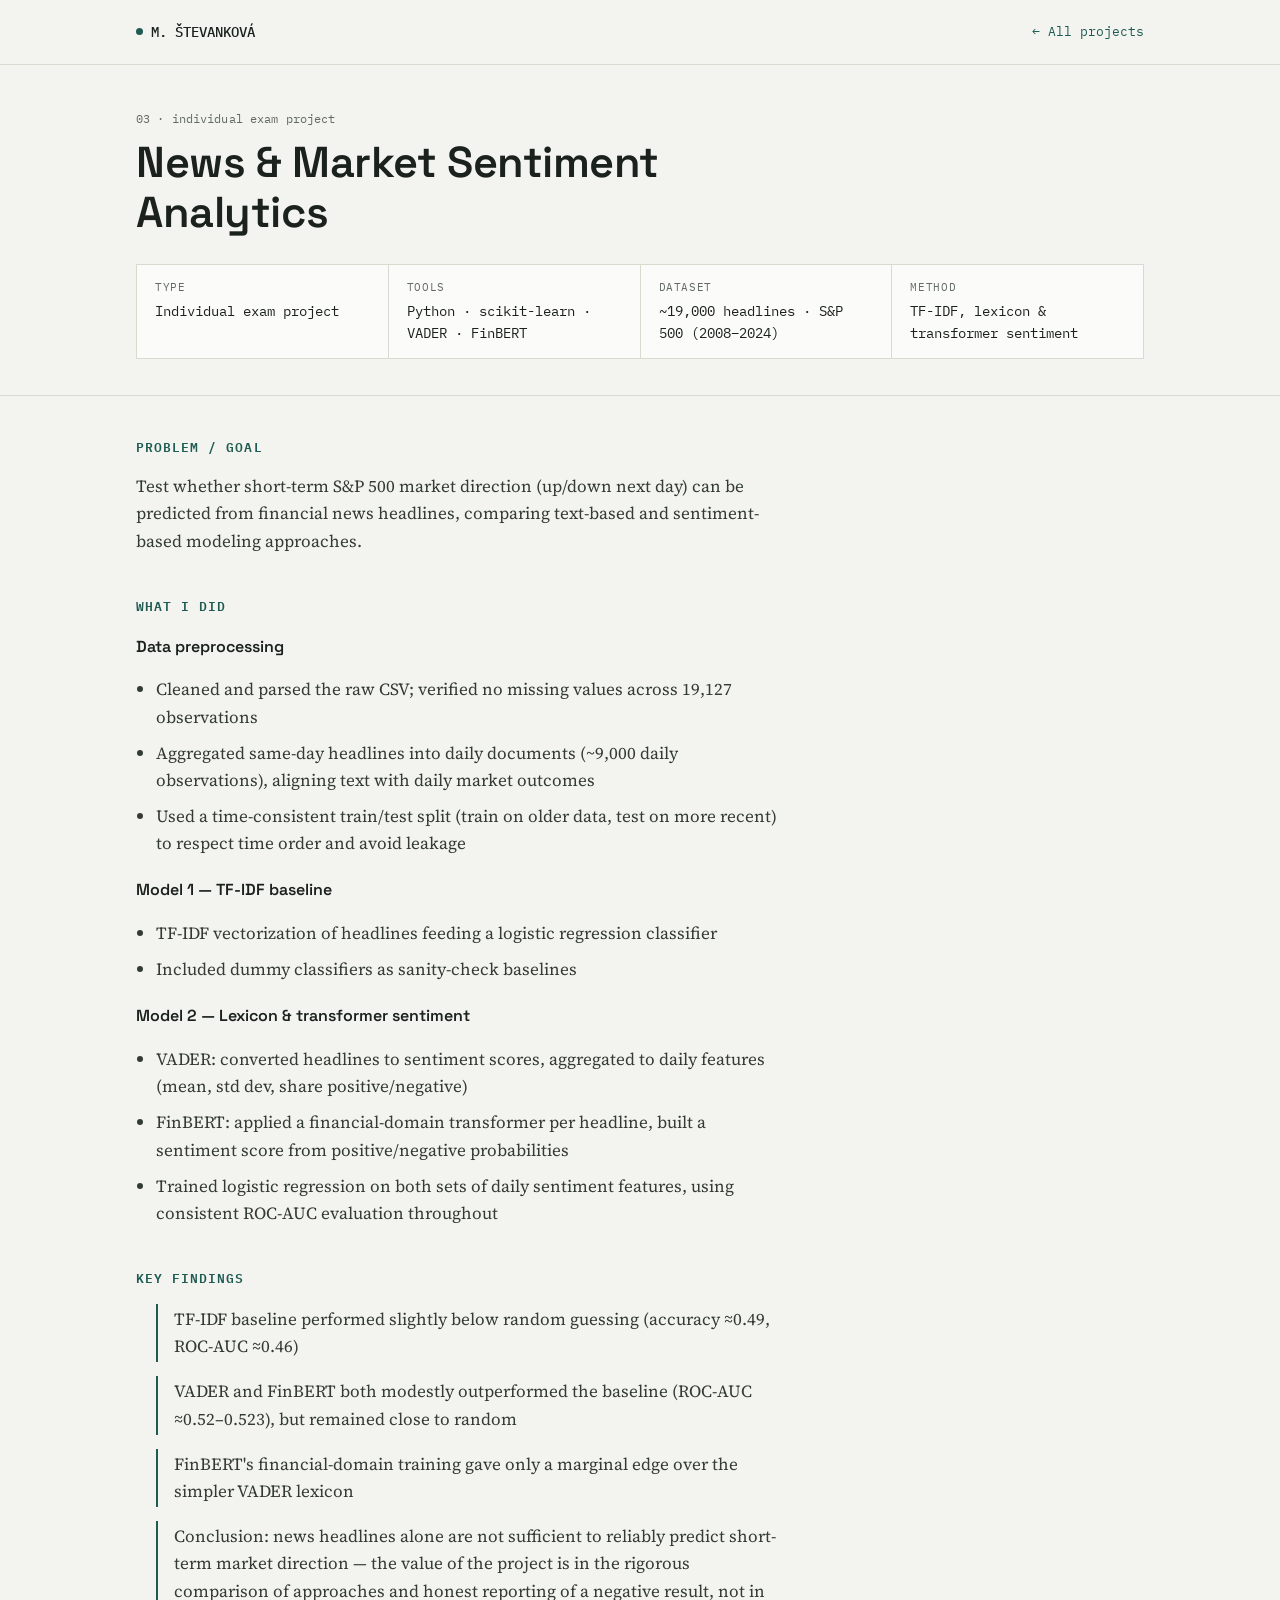
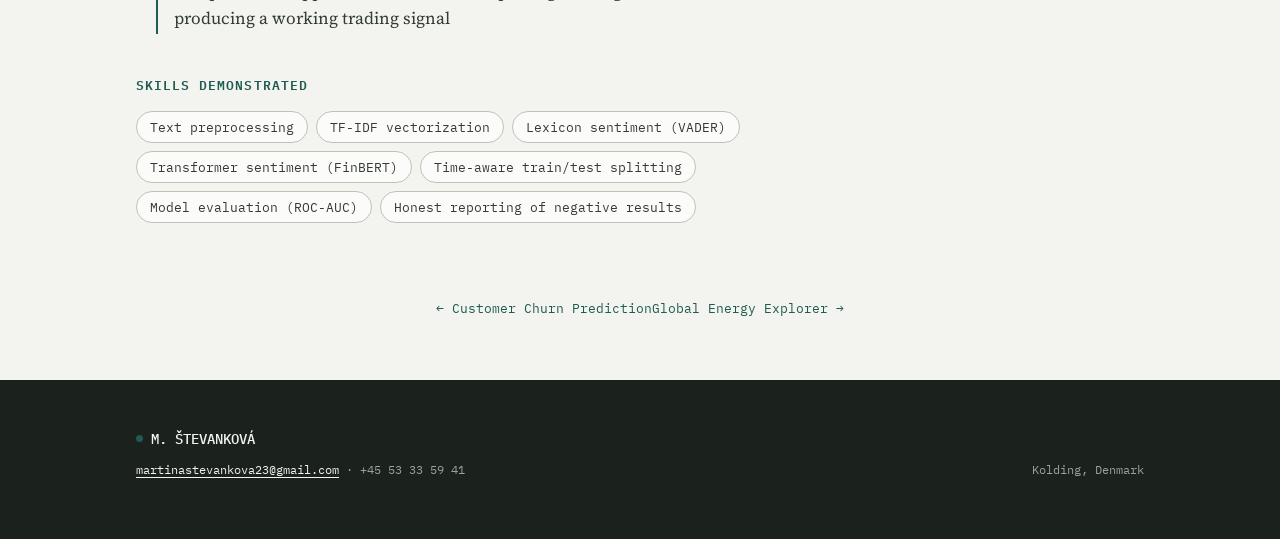
<file: projects/market-sentiment-analytics.html>
<!DOCTYPE html>
<html lang="en">
<head>
<meta charset="UTF-8">
<meta name="viewport" content="width=device-width, initial-scale=1.0">
<title>News &amp; Market Sentiment Analytics — Martina Števanková</title>
<meta name="description" content="Test whether short-term S&amp;P 500 market direction (up/down next day) can be predicted from financial news headlines, comparing text-based and senti">
<link rel="preconnect" href="https://fonts.googleapis.com">
<link rel="preconnect" href="https://fonts.gstatic.com" crossorigin>
<link href="https://fonts.googleapis.com/css2?family=Space+Grotesk:wght@500;600;700&family=Source+Serif+4:opsz,wght@8..60,400;8..60,600&family=IBM+Plex+Mono:wght@400;500&display=swap" rel="stylesheet">
<link rel="stylesheet" href="../css/style.css">
</head>
<body>

<nav class="site-nav">
  <div class="container">
    <span class="nav-mark"><span class="dot"></span>M. ŠTEVANKOVÁ</span>
    <div class="nav-links">
      <a class="back" href="../index.html#projects">← All projects</a>
    </div>
  </div>
</nav>

<header class="proj-hero">
  <div class="container">
    <div class="rec-id mono">03 · individual exam project</div>
    <h1>News &amp; Market Sentiment Analytics</h1>
    <div class="proj-meta-grid">
      <div class="cell"><div class="k">Type</div><div class="v">Individual exam project</div></div>
      <div class="cell"><div class="k">Tools</div><div class="v">Python · scikit-learn · VADER · FinBERT</div></div>
      <div class="cell"><div class="k">Dataset</div><div class="v">~19,000 headlines · S&amp;P 500 (2008–2024)</div></div>
      <div class="cell"><div class="k">Method</div><div class="v">TF-IDF, lexicon &amp; transformer sentiment</div></div>
    </div>
  </div>
</header>

<div class="proj-body">
  <div class="container">

    <h2>Problem / Goal</h2>
    <p>Test whether short-term S&amp;P 500 market direction (up/down next day) can be predicted from financial news headlines, comparing text-based and sentiment-based modeling approaches.</p>

    <h2>What I did</h2>
    <div class="sub">Data preprocessing</div>
<ul>
  <li>Cleaned and parsed the raw CSV; verified no missing values across 19,127 observations</li>
  <li>Aggregated same-day headlines into daily documents (~9,000 daily observations), aligning text with daily market outcomes</li>
  <li>Used a time-consistent train/test split (train on older data, test on more recent) to respect time order and avoid leakage</li>
</ul>
<div class="sub">Model 1 — TF-IDF baseline</div>
<ul>
  <li>TF-IDF vectorization of headlines feeding a logistic regression classifier</li>
  <li>Included dummy classifiers as sanity-check baselines</li>
</ul>
<div class="sub">Model 2 — Lexicon &amp; transformer sentiment</div>
<ul>
  <li>VADER: converted headlines to sentiment scores, aggregated to daily features (mean, std dev, share positive/negative)</li>
  <li>FinBERT: applied a financial-domain transformer per headline, built a sentiment score from positive/negative probabilities</li>
  <li>Trained logistic regression on both sets of daily sentiment features, using consistent ROC-AUC evaluation throughout</li>
</ul>


    <h2>Key findings</h2>
    <ul class="findings-list">
  <li>TF-IDF baseline performed slightly below random guessing (accuracy ≈0.49, ROC-AUC ≈0.46)</li>
  <li>VADER and FinBERT both modestly outperformed the baseline (ROC-AUC ≈0.52–0.523), but remained close to random</li>
  <li>FinBERT's financial-domain training gave only a marginal edge over the simpler VADER lexicon</li>
  <li>Conclusion: news headlines alone are not sufficient to reliably predict short-term market direction — the value of the project is in the rigorous comparison of approaches and honest reporting of a negative result, not in producing a working trading signal</li>
    </ul>

    <h2>Skills demonstrated</h2>
    <div class="skill-tags">
  <span class="tag">Text preprocessing</span>
  <span class="tag">TF-IDF vectorization</span>
  <span class="tag">Lexicon sentiment (VADER)</span>
  <span class="tag">Transformer sentiment (FinBERT)</span>
  <span class="tag">Time-aware train/test splitting</span>
  <span class="tag">Model evaluation (ROC-AUC)</span>
  <span class="tag">Honest reporting of negative results</span>
    </div>

    

  </div>
</div>

<div class="proj-nav">
  <div class="container" style="display:flex; justify-content:space-between;">
    <a href="customer-churn-prediction.html">← Customer Churn Prediction</a>
    <a href="global-energy-explorer.html">Global Energy Explorer →</a>
  </div>
</div>

<footer class="site-footer" id="contact">
  <div class="container">
    <div>
      <div class="nav-mark" style="color:var(--paper); margin-bottom:10px;"><span class="dot"></span>M. ŠTEVANKOVÁ</div>
      <div class="footer-mark">
        <a href="mailto:martinastevankova23@gmail.com">martinastevankova23@gmail.com</a> · +45 53 33 59 41
      </div>
    </div>
    <div class="footer-mark">Kolding, Denmark</div>
  </div>
</footer>

</body>
</html>
</file>
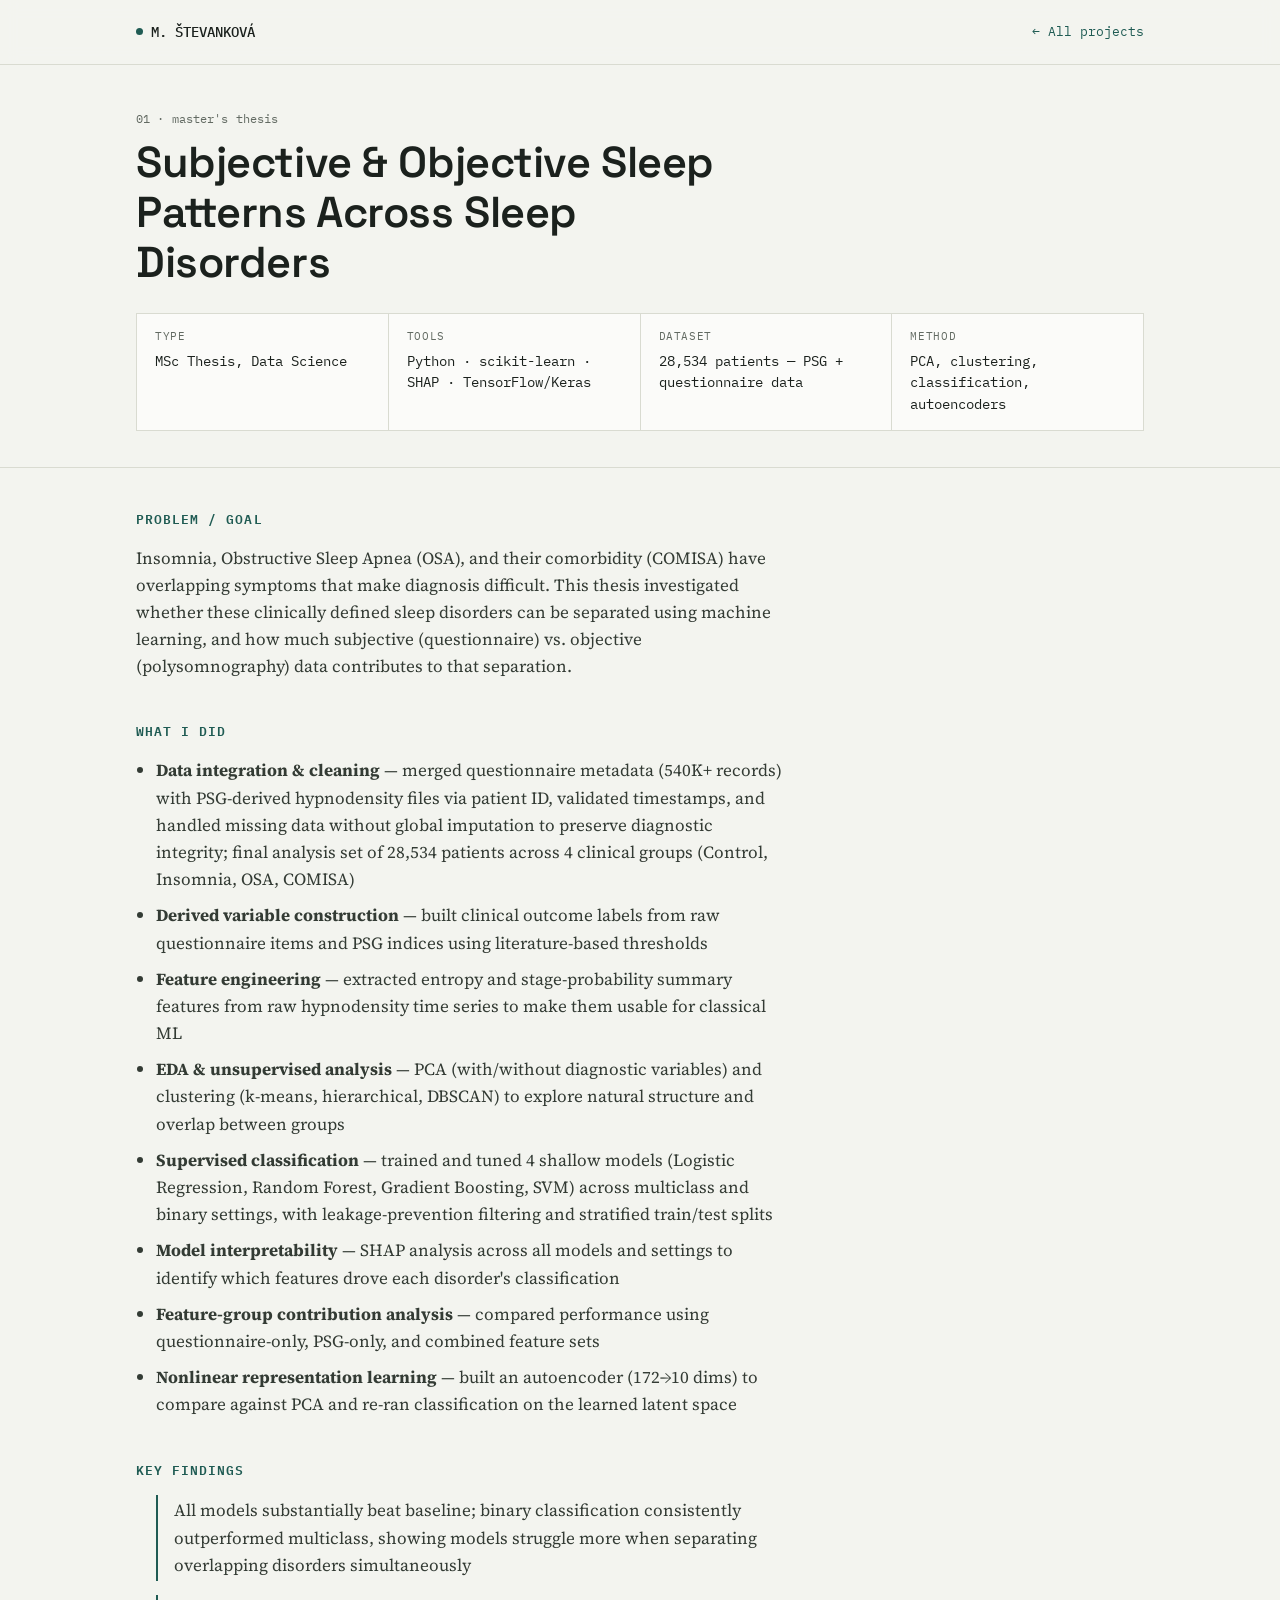
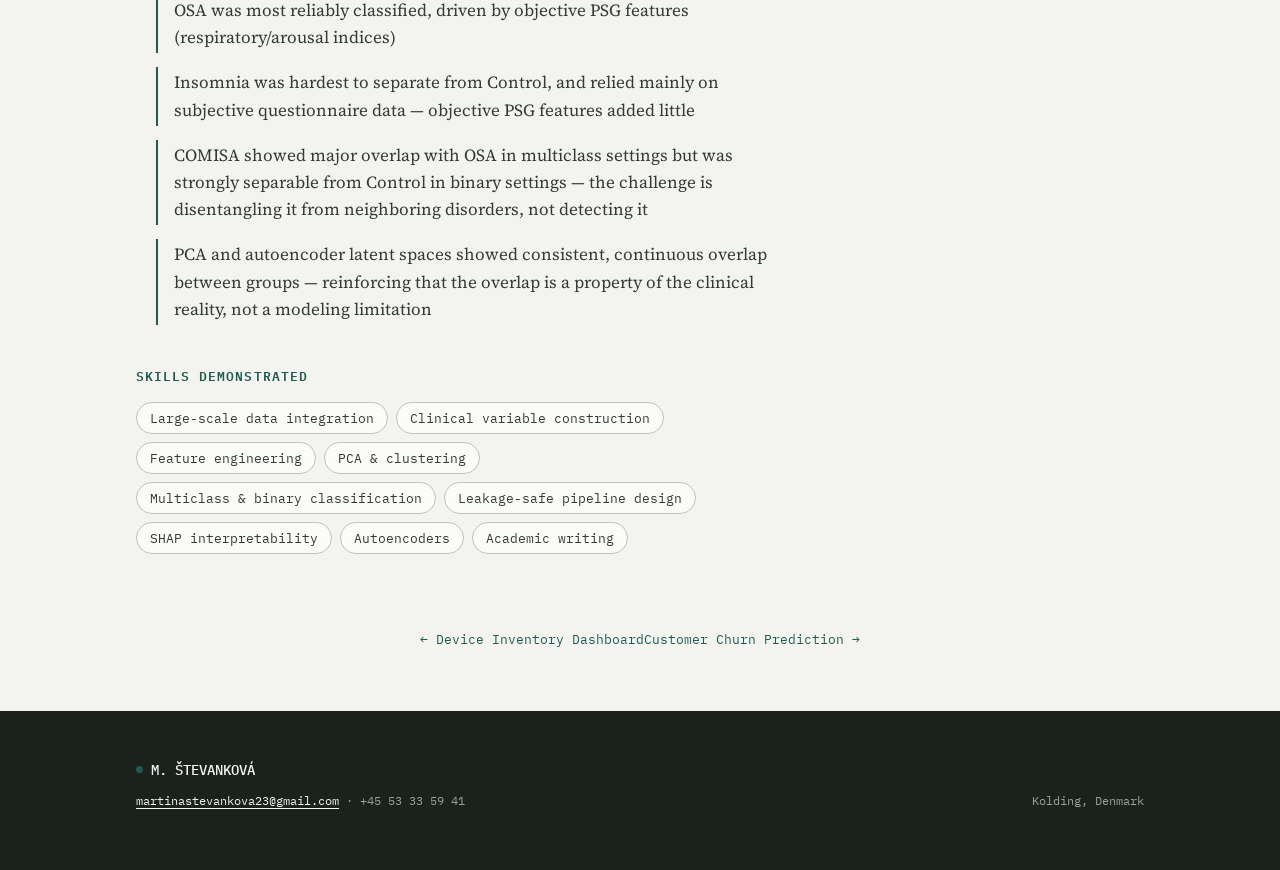
<file: projects/sleep-disorders-thesis.html>
<!DOCTYPE html>
<html lang="en">
<head>
<meta charset="UTF-8">
<meta name="viewport" content="width=device-width, initial-scale=1.0">
<title>Subjective &amp; Objective Sleep Patterns Across Sleep Disorders — Martina Števanková</title>
<meta name="description" content="Insomnia, Obstructive Sleep Apnea (OSA), and their comorbidity (COMISA) have overlapping symptoms that make diagnosis difficult. This thesis investiga">
<link rel="preconnect" href="https://fonts.googleapis.com">
<link rel="preconnect" href="https://fonts.gstatic.com" crossorigin>
<link href="https://fonts.googleapis.com/css2?family=Space+Grotesk:wght@500;600;700&family=Source+Serif+4:opsz,wght@8..60,400;8..60,600&family=IBM+Plex+Mono:wght@400;500&display=swap" rel="stylesheet">
<link rel="stylesheet" href="../css/style.css">
</head>
<body>

<nav class="site-nav">
  <div class="container">
    <span class="nav-mark"><span class="dot"></span>M. ŠTEVANKOVÁ</span>
    <div class="nav-links">
      <a class="back" href="../index.html#projects">← All projects</a>
    </div>
  </div>
</nav>

<header class="proj-hero">
  <div class="container">
    <div class="rec-id mono">01 · master's thesis</div>
    <h1>Subjective &amp; Objective Sleep Patterns Across Sleep Disorders</h1>
    <div class="proj-meta-grid">
      <div class="cell"><div class="k">Type</div><div class="v">MSc Thesis, Data Science</div></div>
      <div class="cell"><div class="k">Tools</div><div class="v">Python · scikit-learn · SHAP · TensorFlow/Keras</div></div>
      <div class="cell"><div class="k">Dataset</div><div class="v">28,534 patients — PSG + questionnaire data</div></div>
      <div class="cell"><div class="k">Method</div><div class="v">PCA, clustering, classification, autoencoders</div></div>
    </div>
  </div>
</header>

<div class="proj-body">
  <div class="container">

    <h2>Problem / Goal</h2>
    <p>Insomnia, Obstructive Sleep Apnea (OSA), and their comorbidity (COMISA) have overlapping symptoms that make diagnosis difficult. This thesis investigated whether these clinically defined sleep disorders can be separated using machine learning, and how much subjective (questionnaire) vs. objective (polysomnography) data contributes to that separation.</p>

    <h2>What I did</h2>
    <ul>
  <li><strong>Data integration &amp; cleaning</strong> — merged questionnaire metadata (540K+ records) with PSG-derived hypnodensity files via patient ID, validated timestamps, and handled missing data without global imputation to preserve diagnostic integrity; final analysis set of 28,534 patients across 4 clinical groups (Control, Insomnia, OSA, COMISA)</li>
  <li><strong>Derived variable construction</strong> — built clinical outcome labels from raw questionnaire items and PSG indices using literature-based thresholds</li>
  <li><strong>Feature engineering</strong> — extracted entropy and stage-probability summary features from raw hypnodensity time series to make them usable for classical ML</li>
  <li><strong>EDA &amp; unsupervised analysis</strong> — PCA (with/without diagnostic variables) and clustering (k-means, hierarchical, DBSCAN) to explore natural structure and overlap between groups</li>
  <li><strong>Supervised classification</strong> — trained and tuned 4 shallow models (Logistic Regression, Random Forest, Gradient Boosting, SVM) across multiclass and binary settings, with leakage-prevention filtering and stratified train/test splits</li>
  <li><strong>Model interpretability</strong> — SHAP analysis across all models and settings to identify which features drove each disorder's classification</li>
  <li><strong>Feature-group contribution analysis</strong> — compared performance using questionnaire-only, PSG-only, and combined feature sets</li>
  <li><strong>Nonlinear representation learning</strong> — built an autoencoder (172→10 dims) to compare against PCA and re-ran classification on the learned latent space</li>
</ul>


    <h2>Key findings</h2>
    <ul class="findings-list">
  <li>All models substantially beat baseline; binary classification consistently outperformed multiclass, showing models struggle more when separating overlapping disorders simultaneously</li>
  <li>OSA was most reliably classified, driven by objective PSG features (respiratory/arousal indices)</li>
  <li>Insomnia was hardest to separate from Control, and relied mainly on subjective questionnaire data — objective PSG features added little</li>
  <li>COMISA showed major overlap with OSA in multiclass settings but was strongly separable from Control in binary settings — the challenge is disentangling it from neighboring disorders, not detecting it</li>
  <li>PCA and autoencoder latent spaces showed consistent, continuous overlap between groups — reinforcing that the overlap is a property of the clinical reality, not a modeling limitation</li>
    </ul>

    <h2>Skills demonstrated</h2>
    <div class="skill-tags">
  <span class="tag">Large-scale data integration</span>
  <span class="tag">Clinical variable construction</span>
  <span class="tag">Feature engineering</span>
  <span class="tag">PCA &amp; clustering</span>
  <span class="tag">Multiclass &amp; binary classification</span>
  <span class="tag">Leakage-safe pipeline design</span>
  <span class="tag">SHAP interpretability</span>
  <span class="tag">Autoencoders</span>
  <span class="tag">Academic writing</span>
    </div>

    

  </div>
</div>

<div class="proj-nav">
  <div class="container" style="display:flex; justify-content:space-between;">
    <a href="device-inventory-dashboard.html">← Device Inventory Dashboard</a>
    <a href="customer-churn-prediction.html">Customer Churn Prediction →</a>
  </div>
</div>

<footer class="site-footer" id="contact">
  <div class="container">
    <div>
      <div class="nav-mark" style="color:var(--paper); margin-bottom:10px;"><span class="dot"></span>M. ŠTEVANKOVÁ</div>
      <div class="footer-mark">
        <a href="mailto:martinastevankova23@gmail.com">martinastevankova23@gmail.com</a> · +45 53 33 59 41
      </div>
    </div>
    <div class="footer-mark">Kolding, Denmark</div>
  </div>
</footer>

</body>
</html>
</file>
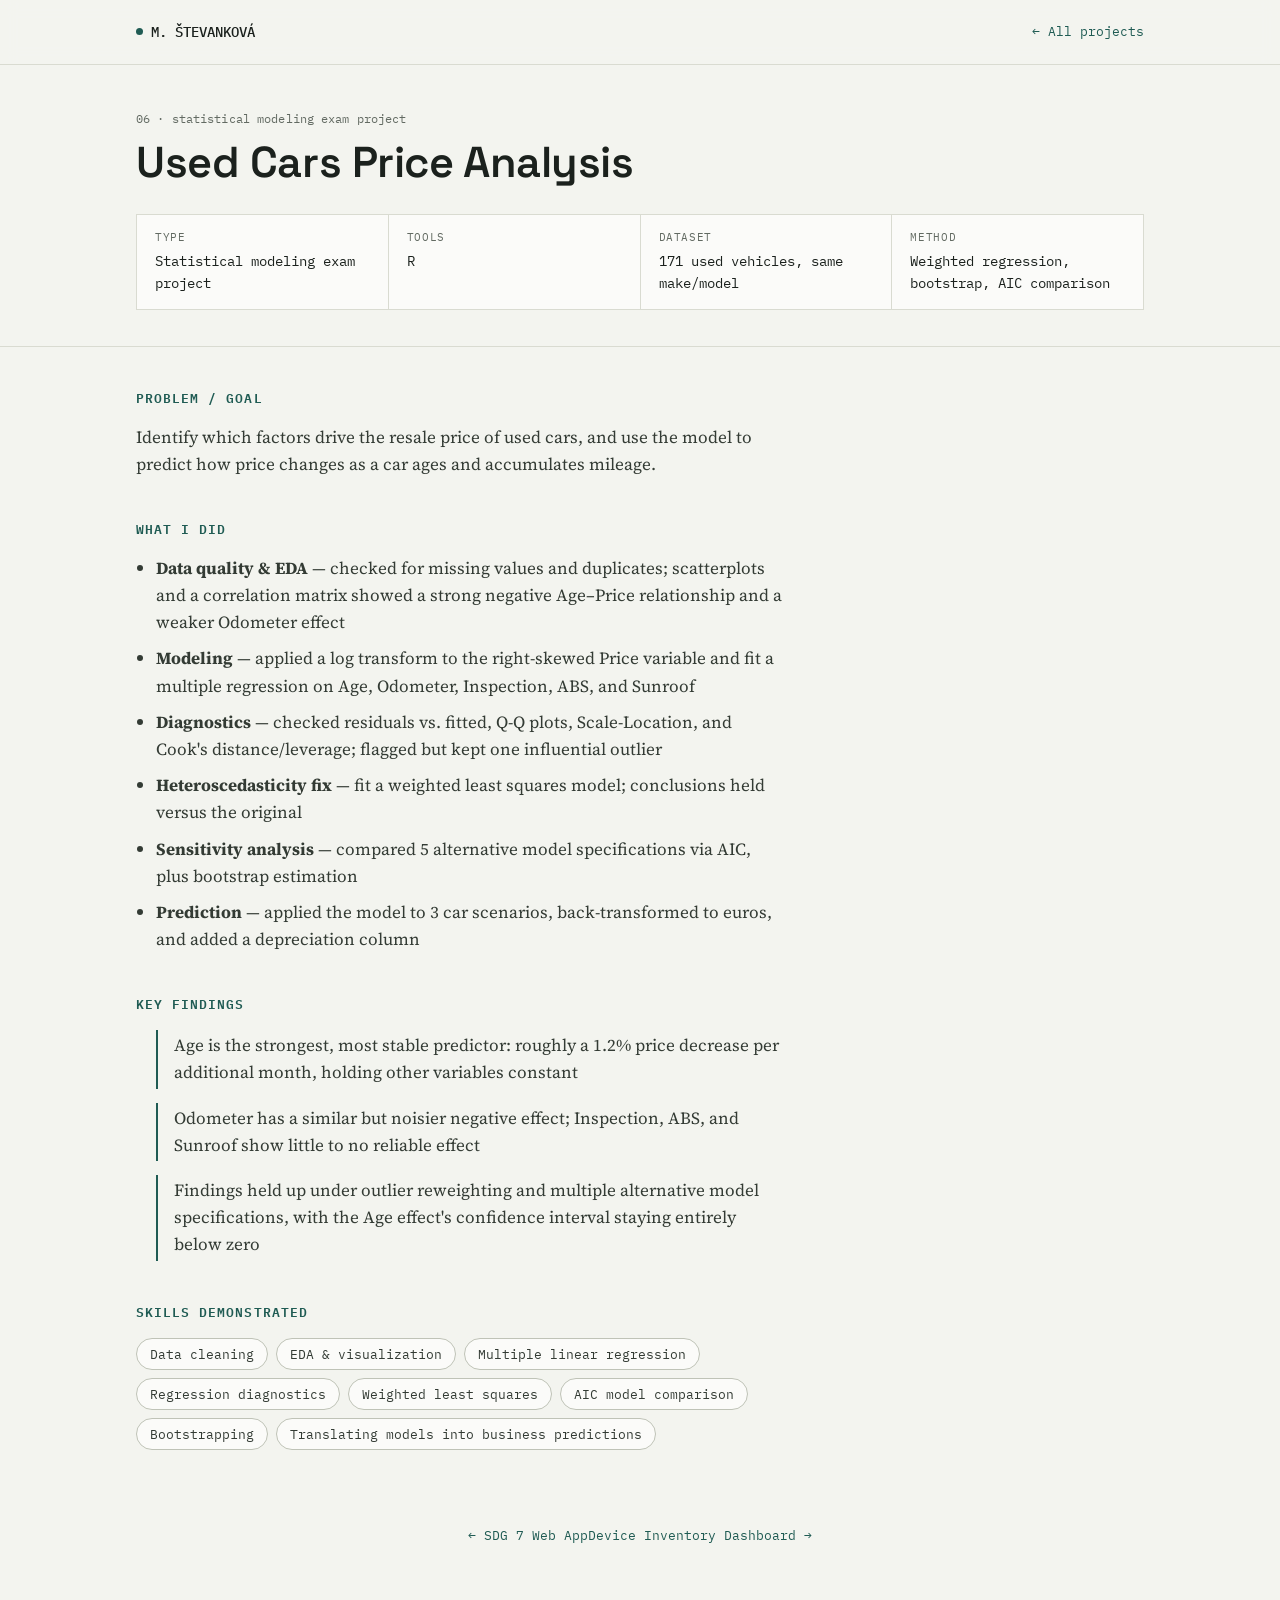
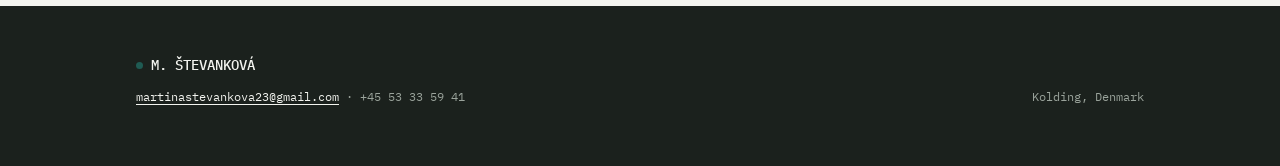
<file: projects/used-cars-price-analysis.html>
<!DOCTYPE html>
<html lang="en">
<head>
<meta charset="UTF-8">
<meta name="viewport" content="width=device-width, initial-scale=1.0">
<title>Used Cars Price Analysis — Martina Števanková</title>
<meta name="description" content="Identify which factors drive the resale price of used cars, and use the model to predict how price changes as a car ages and accumulates mileage.">
<link rel="preconnect" href="https://fonts.googleapis.com">
<link rel="preconnect" href="https://fonts.gstatic.com" crossorigin>
<link href="https://fonts.googleapis.com/css2?family=Space+Grotesk:wght@500;600;700&family=Source+Serif+4:opsz,wght@8..60,400;8..60,600&family=IBM+Plex+Mono:wght@400;500&display=swap" rel="stylesheet">
<link rel="stylesheet" href="../css/style.css">
</head>
<body>

<nav class="site-nav">
  <div class="container">
    <span class="nav-mark"><span class="dot"></span>M. ŠTEVANKOVÁ</span>
    <div class="nav-links">
      <a class="back" href="../index.html#projects">← All projects</a>
    </div>
  </div>
</nav>

<header class="proj-hero">
  <div class="container">
    <div class="rec-id mono">06 · statistical modeling exam project</div>
    <h1>Used Cars Price Analysis</h1>
    <div class="proj-meta-grid">
      <div class="cell"><div class="k">Type</div><div class="v">Statistical modeling exam project</div></div>
      <div class="cell"><div class="k">Tools</div><div class="v">R</div></div>
      <div class="cell"><div class="k">Dataset</div><div class="v">171 used vehicles, same make/model</div></div>
      <div class="cell"><div class="k">Method</div><div class="v">Weighted regression, bootstrap, AIC comparison</div></div>
    </div>
  </div>
</header>

<div class="proj-body">
  <div class="container">

    <h2>Problem / Goal</h2>
    <p>Identify which factors drive the resale price of used cars, and use the model to predict how price changes as a car ages and accumulates mileage.</p>

    <h2>What I did</h2>
    <ul>
  <li><strong>Data quality &amp; EDA</strong> — checked for missing values and duplicates; scatterplots and a correlation matrix showed a strong negative Age–Price relationship and a weaker Odometer effect</li>
  <li><strong>Modeling</strong> — applied a log transform to the right-skewed Price variable and fit a multiple regression on Age, Odometer, Inspection, ABS, and Sunroof</li>
  <li><strong>Diagnostics</strong> — checked residuals vs. fitted, Q-Q plots, Scale-Location, and Cook's distance/leverage; flagged but kept one influential outlier</li>
  <li><strong>Heteroscedasticity fix</strong> — fit a weighted least squares model; conclusions held versus the original</li>
  <li><strong>Sensitivity analysis</strong> — compared 5 alternative model specifications via AIC, plus bootstrap estimation</li>
  <li><strong>Prediction</strong> — applied the model to 3 car scenarios, back-transformed to euros, and added a depreciation column</li>
</ul>


    <h2>Key findings</h2>
    <ul class="findings-list">
  <li>Age is the strongest, most stable predictor: roughly a 1.2% price decrease per additional month, holding other variables constant</li>
  <li>Odometer has a similar but noisier negative effect; Inspection, ABS, and Sunroof show little to no reliable effect</li>
  <li>Findings held up under outlier reweighting and multiple alternative model specifications, with the Age effect's confidence interval staying entirely below zero</li>
    </ul>

    <h2>Skills demonstrated</h2>
    <div class="skill-tags">
  <span class="tag">Data cleaning</span>
  <span class="tag">EDA &amp; visualization</span>
  <span class="tag">Multiple linear regression</span>
  <span class="tag">Regression diagnostics</span>
  <span class="tag">Weighted least squares</span>
  <span class="tag">AIC model comparison</span>
  <span class="tag">Bootstrapping</span>
  <span class="tag">Translating models into business predictions</span>
    </div>

    

  </div>
</div>

<div class="proj-nav">
  <div class="container" style="display:flex; justify-content:space-between;">
    <a href="sdg7-energy-webapp.html">← SDG 7 Web App</a>
    <a href="device-inventory-dashboard.html">Device Inventory Dashboard →</a>
  </div>
</div>

<footer class="site-footer" id="contact">
  <div class="container">
    <div>
      <div class="nav-mark" style="color:var(--paper); margin-bottom:10px;"><span class="dot"></span>M. ŠTEVANKOVÁ</div>
      <div class="footer-mark">
        <a href="mailto:martinastevankova23@gmail.com">martinastevankova23@gmail.com</a> · +45 53 33 59 41
      </div>
    </div>
    <div class="footer-mark">Kolding, Denmark</div>
  </div>
</footer>

</body>
</html>
</file>
<file: css/style.css>
/* ==========================================================================
   Martina Števanková — Portfolio
   Design system: "structured record"
   ========================================================================== */

:root {
  --paper: #F3F4EF;
  --paper-raised: #FBFBF9;
  --ink: #1B211D;
  --ink-soft: #333B34;
  --muted: #626A62;
  --line: #D9DBD1;
  --line-strong: #BFC3B7;
  --petrol: #1F5B53;
  --petrol-light: #2F7A6F;
  --petrol-wash: #E4ECE9;
  --amber: #A6672A;
  --amber-wash: #F3E7D8;

  --font-display: 'Space Grotesk', sans-serif;
  --font-body: 'Source Serif 4', Georgia, serif;
  --font-mono: 'IBM Plex Mono', monospace;

  --maxw: 1120px;
  --pad: clamp(20px, 5vw, 56px);
}


/* ==========================================================================
   GENERAL
   ========================================================================== */

@media (prefers-reduced-motion: no-preference) {
  html {
    scroll-behavior: smooth;
  }
}

* {
  box-sizing: border-box;
}

html,
body {
  margin: 0;
  padding: 0;
  background: var(--paper);
  color: var(--ink);
}

body {
  font-family: var(--font-body);
  font-size: 17px;
  line-height: 1.6;
  -webkit-font-smoothing: antialiased;
}

img {
  max-width: 100%;
  display: block;
}

a {
  color: var(--petrol);
  text-decoration: none;
}

.container {
  max-width: var(--maxw);
  margin: 0 auto;
  padding-left: var(--pad);
  padding-right: var(--pad);
}

h1,
h2,
h3,
h4 {
  font-family: var(--font-display);
  font-weight: 600;
  line-height: 1.15;
  margin: 0 0 0.5em;
  letter-spacing: -0.01em;
}

p {
  margin: 0 0 1em;
}

.mono {
  font-family: var(--font-mono);
  letter-spacing: 0.01em;
}

::selection {
  background: var(--petrol);
  color: var(--paper);
}

a:focus-visible,
button:focus-visible {
  outline: 2px solid var(--petrol);
  outline-offset: 3px;
}


/* ==========================================================================
   NAVIGATION
   ========================================================================== */

.site-nav {
  position: sticky;
  top: 0;
  z-index: 50;
  background: rgba(243, 244, 239, 0.88);
  backdrop-filter: blur(8px);
  border-bottom: 1px solid var(--line);
}

.site-nav .container {
  display: flex;
  align-items: center;
  justify-content: space-between;
  height: 64px;
}

.nav-mark {
  font-family: var(--font-mono);
  font-size: 14px;
  font-weight: 500;
  color: var(--ink);
  display: flex;
  align-items: center;
  gap: 8px;
}

.nav-mark .dot {
  width: 7px;
  height: 7px;
  border-radius: 50%;
  background: var(--petrol);
  display: inline-block;
}

.nav-links {
  display: flex;
  gap: 28px;
  font-family: var(--font-mono);
  font-size: 13px;
}

.nav-links a {
  color: var(--ink-soft);
  position: relative;
  padding: 4px 0;
}

.nav-links a:hover {
  color: var(--petrol);
}

.nav-links a.back {
  color: var(--petrol);
}


/* ==========================================================================
   HERO
   ========================================================================== */

.hero {
  padding: clamp(48px, 9vw, 96px) 0 clamp(32px, 6vw, 64px);
  border-bottom: 1px solid var(--line);
}

.hero-grid {
  display: grid;
  grid-template-columns: 1.3fr 1fr;
  gap: 48px;
  align-items: end;
}

.eyebrow {
  font-family: var(--font-mono);
  font-size: 12.5px;
  color: var(--petrol);
  text-transform: uppercase;
  letter-spacing: 0.08em;
  margin-bottom: 14px;
  display: block;
}

.hero h1 {
  font-size: clamp(2rem, 3.6vw, 3.1rem);
  white-space: nowrap;
  margin-bottom: 0.2em;
}

.hero .role {
  font-family: var(--font-mono);
  font-size: 15px;
  color: var(--muted);
  margin-bottom: 22px;
}

.hero .thesis {
  font-size: 1.2rem;
  color: var(--ink-soft);
  max-width: none;
}


/* ==========================================================================
   PROFILE
   ========================================================================== */

.schema {
  background: var(--paper-raised);
  border: 1px solid var(--line);
  border-radius: 6px;
  padding: 20px 22px;
}

.schema-head {
  font-family: var(--font-display);
  font-weight: 600;
  font-size: clamp(1.6rem, 3vw, 2.1rem);
  color: var(--ink);
  letter-spacing: -0.01em;
  line-height: 1.15;
  margin-bottom: 16px;
}

.schema .row {
  display: grid;
  grid-template-columns: 110px minmax(0, 1fr);
  gap: 14px;
  align-items: start;
  padding: 7px 0;
  border-bottom: 1px dashed var(--line);
}

.schema .row:last-child {
  border-bottom: none;
}

.schema .key {
  font-family: var(--font-mono);
  font-size: 13px;
  font-weight: 600;
  line-height: 1.8;
  color: var(--ink);
  min-width: 0;
}

.schema .val {
  font-family: var(--font-mono);
  font-size: 13px;
  font-weight: 400;
  line-height: 1.8;
  color: var(--ink-soft);
  min-width: 0;
}

.schema .val a {
  color: var(--petrol);
}

.schema .status {
  color: var(--petrol);
  font-weight: 500;
}

.schema .status::before {
  content: "● ";
  color: var(--petrol);
}


/* ==========================================================================
   TECHNICAL SKILLS
   ========================================================================== */

.skills-strip {
  padding: 28px 0;
  border-bottom: 1px solid var(--line);
}

.skills-card {
  border: 1px solid var(--line);
  border-radius: 6px;
  overflow: hidden;
  background: var(--paper-raised);
}

.skills-card-head {
  font-family: var(--font-display);
  font-weight: 600;
  font-size: clamp(1.6rem, 3vw, 2.1rem);
  color: var(--ink);
  letter-spacing: -0.01em;
  padding: 22px 22px 10px;
}

.skills-list {
  padding: 18px 22px 20px;
}

.skills-list p {
  font-family: var(--font-mono);
  font-size: 13px;
  font-weight: 400;
  color: var(--ink-soft);
  line-height: 1.8;
  margin: 0 0 6px;
}

.skills-list p:last-child {
  margin-bottom: 0;
}

.skills-list strong {
  font-family: var(--font-mono);
  color: var(--ink);
  font-weight: 600;
}

.tag {
  font-family: var(--font-mono);
  font-size: 12.5px;
  color: var(--ink-soft);
  border: 1px solid var(--line-strong);
  border-radius: 100px;
  padding: 5px 13px;
  white-space: nowrap;
  background: var(--paper-raised);
}


/* ==========================================================================
   SECTION HEADERS
   ========================================================================== */

.section {
  padding: clamp(48px, 8vw, 80px) 0;
  border-bottom: 1px solid var(--line);
}

.section:last-of-type {
  border-bottom: none;
}

.section-head {
  display: flex;
  justify-content: space-between;
  align-items: baseline;
  gap: 20px;
  margin-bottom: 36px;
  flex-wrap: wrap;
}

.section-head h2 {
  font-size: clamp(1.6rem, 3vw, 2.1rem);
}

.section-num {
  font-family: var(--font-mono);
  font-size: 13px;
  color: var(--muted);
}

.section-lede {
  color: var(--muted);
  max-width: none;
  margin-top: -22px;
  margin-bottom: 36px;
  font-size: 1.02rem;
}


/* ==========================================================================
   PROJECT GRID
   DESKTOP LAYOUT: 2 / 3 / 2
   ========================================================================== */

.records {
  display: grid;

  /*
     Six equal columns allow:
     2 cards = 3 columns each
     3 cards = 2 columns each
     2 cards = 3 columns each
  */
  grid-template-columns: repeat(6, minmax(0, 1fr));

  grid-auto-flow: row;
  gap: 1px;
  background: var(--line);
  border: 1px solid var(--line);
}


/* ROW 1
   Project 1 = left half
   Project 2 = right half
*/

.records > .record:nth-of-type(1) {
  grid-column: 1 / 4;
}

.records > .record:nth-of-type(2) {
  grid-column: 4 / 7;
}


/* ROW 2
   Three equal cards
*/

.records > .record:nth-of-type(3) {
  grid-column: 1 / 3;
}

.records > .record:nth-of-type(4) {
  grid-column: 3 / 5;
}

.records > .record:nth-of-type(5) {
  grid-column: 5 / 7;
}


/* ROW 3
   Project 6 = left half
   Project 7 = right half
*/

.records > .record:nth-of-type(6) {
  grid-column: 1 / 4;
}

.records > .record:nth-of-type(7) {
  grid-column: 4 / 7;
}


/* ==========================================================================
   PROJECT CARDS
   ========================================================================== */

.record {
  position: relative;
  min-width: 0;
  background: var(--paper-raised);
  padding: 26px 26px 24px;
  display: flex;
  flex-direction: column;
  gap: 14px;
  transition: background 0.15s ease;
}

.record:hover {
  background: var(--petrol-wash);
}

.record .rec-top {
  display: flex;
  justify-content: space-between;
  align-items: flex-start;
  gap: 12px;
}

.record .rec-id {
  font-family: var(--font-mono);
  font-size: 11.5px;
  color: var(--muted);
}

.record .conf {
  font-family: var(--font-mono);
  font-size: 10.5px;
  color: var(--amber);
  border: 1px solid var(--amber);
  background: var(--amber-wash);
  border-radius: 4px;
  padding: 2px 6px;
  white-space: nowrap;
}

.record h3 {
  font-size: 1.22rem;
  margin-bottom: 2px;
  max-width: 28ch;
}

.record .rec-meta {
  font-family: var(--font-mono);
  font-size: 12px;
  color: var(--muted);
  display: flex;
  flex-direction: column;
  gap: 3px;
}

.record .rec-meta span.k {
  color: var(--muted);
}

.record .rec-finding {
  font-size: 14.5px;
  color: var(--ink-soft);
  border-left: 2px solid var(--petrol);
  padding-left: 12px;
  margin-top: 2px;
  max-width: 48ch;
}

.record .rec-link {
  margin-top: auto;
  font-family: var(--font-mono);
  font-size: 12.5px;
  color: var(--petrol);
  padding-top: 10px;
}

.record .rec-link::after {
  content: " →";
}

.record a.record-hit {
  position: absolute;
  inset: 0;
}


/* ==========================================================================
   TIMELINE — EXPERIENCE & EDUCATION
   ========================================================================== */

.timeline {
  display: flex;
  flex-direction: column;
}

.tl-item {
  display: grid;
  grid-template-columns: 150px 1fr;
  gap: 24px;
  padding: 22px 0;
  border-top: 1px solid var(--line);
}

.tl-item:first-child {
  border-top: none;
}

.tl-date {
  font-family: var(--font-mono);
  font-size: 12.5px;
  color: var(--muted);
  padding-top: 3px;
}

.tl-role {
  font-family: var(--font-display);
  font-weight: 600;
  font-size: 1.08rem;
  margin-bottom: 2px;
}

.tl-subrole {
  font-family: var(--font-mono);
  font-size: 13px;
  color: var(--muted);
  margin-bottom: 6px;
}

.tl-org {
  font-family: var(--font-mono);
  font-size: 13px;
  color: var(--petrol);
  margin-bottom: 10px;
}

.tl-sub-label {
  font-family: var(--font-mono);
  font-size: 11px;
  text-transform: uppercase;
  letter-spacing: 0.06em;
  color: var(--petrol);
  margin: 12px 0 4px;
}

.tl-sub-content {
  font-family: var(--font-mono);
  font-size: 13px;
  color: var(--ink-soft);
  line-height: 1.7;
  margin: 0;
}

.tl-item ul {
  margin: 0;
  padding-left: 18px;
  color: var(--ink-soft);
  font-size: 15.5px;
}

.tl-item li {
  margin-bottom: 5px;
}


/* ==========================================================================
   ABOUT
   ========================================================================== */

.about-text {
  max-width: none;
  font-size: 1.08rem;
  color: var(--ink-soft);
}


/* ==========================================================================
   LANGUAGES
   ========================================================================== */

.langs {
  display: grid;
  grid-template-columns: repeat(auto-fit, minmax(140px, 1fr));
  gap: 14px;
  margin-top: 8px;
}

.lang-row {
  font-family: var(--font-mono);
  font-size: 13px;
  display: flex;
  justify-content: space-between;
  border-bottom: 1px solid var(--line);
  padding-bottom: 8px;
}

.lang-row .level {
  color: var(--petrol);
}

.lang-chart {
  background: var(--paper-raised);
  border: 1px solid var(--line);
  border-radius: 6px;
  padding: 18px 22px 10px;
  max-width: 660px;
}

.lang-chart svg {
  width: 100%;
  max-width: 620px;
  height: auto;
  display: block;
}

.lc-grid {
  stroke: var(--line);
  stroke-width: 1;
}

.lc-axis {
  stroke: var(--line-strong);
  stroke-width: 1;
}

.lc-bar {
  fill: var(--petrol);
}

.lc-bar.lvl-1 {
  opacity: 0.45;
}

.lc-bar.lvl-2 {
  opacity: 0.6;
}

.lc-bar.lvl-3 {
  opacity: 0.78;
}

.lc-bar.lvl-4 {
  opacity: 0.92;
}

.lc-bar.full {
  opacity: 1;
}

svg .lc-label {
  font-family: var(--font-mono);
  font-size: 12.5px;
  font-weight: 500;
  fill: var(--ink);
}

svg .lc-level {
  font-family: var(--font-mono);
  font-size: 11.5px;
  fill: var(--muted);
}

svg .lc-level.strong {
  fill: var(--petrol);
  font-weight: 500;
}

svg .lc-tick {
  font-family: var(--font-mono);
  font-size: 10.5px;
  fill: var(--muted);
}


/* ==========================================================================
   FOOTER
   ========================================================================== */

.site-footer {
  padding: 48px 0 60px;
  background: var(--ink);
  color: var(--paper);
}

.site-footer .container {
  display: flex;
  justify-content: space-between;
  align-items: flex-end;
  flex-wrap: wrap;
  gap: 20px;
}

.site-footer a {
  color: var(--paper);
  text-decoration: underline;
  text-underline-offset: 3px;
}

.site-footer a:hover {
  color: var(--petrol-light);
}

.footer-mark {
  font-family: var(--font-mono);
  font-size: 12px;
  color: #9AA39B;
}


/* ==========================================================================
   PROJECT DETAIL PAGE
   ========================================================================== */

.proj-hero {
  padding: 44px 0 36px;
  border-bottom: 1px solid var(--line);
}

.proj-hero .rec-id {
  font-family: var(--font-mono);
  font-size: 12px;
  color: var(--muted);
  margin-bottom: 10px;
}

.proj-hero h1 {
  font-size: clamp(1.9rem, 4vw, 2.7rem);
  max-width: 22ch;
}

.proj-meta-grid {
  margin-top: 26px;
  display: grid;
  grid-template-columns: repeat(auto-fit, minmax(200px, 1fr));
  gap: 1px;
  background: var(--line);
  border: 1px solid var(--line);
}

.proj-meta-grid .cell {
  background: var(--paper-raised);
  padding: 14px 18px;
}

.proj-meta-grid .cell .k {
  font-family: var(--font-mono);
  font-size: 11px;
  color: var(--muted);
  text-transform: uppercase;
  letter-spacing: 0.06em;
  margin-bottom: 5px;
}

.proj-meta-grid .cell .v {
  font-family: var(--font-mono);
  font-size: 13.5px;
  color: var(--ink);
}

.proj-body {
  padding: 44px 0;
}

.proj-body h2 {
  font-family: var(--font-mono);
  font-size: 13px;
  text-transform: uppercase;
  letter-spacing: 0.08em;
  color: var(--petrol);
  margin-top: 44px;
  margin-bottom: 18px;
}

.proj-body h2:first-child {
  margin-top: 0;
}

.proj-body p {
  color: var(--ink-soft);
  max-width: 72ch;
}

.proj-body ul {
  padding-left: 20px;
  color: var(--ink-soft);
  max-width: 72ch;
}

.proj-body li {
  margin-bottom: 9px;
}

.proj-body .sub {
  font-family: var(--font-display);
  font-weight: 600;
  font-size: 1rem;
  color: var(--ink);
  margin: 20px 0 8px;
}


/* ==========================================================================
   FINDINGS
   ========================================================================== */

.findings-list {
  list-style: none;
  padding: 0;
  max-width: 72ch;
}

.findings-list li {
  border-left: 2px solid var(--petrol);
  padding: 2px 0 2px 16px;
  margin-bottom: 14px;
  color: var(--ink-soft);
}


/* ==========================================================================
   SKILL TAGS
   ========================================================================== */

.skill-tags {
  display: flex;
  flex-wrap: wrap;
  gap: 8px;
  max-width: 72ch;
}


/* ==========================================================================
   CONFIDENTIAL NOTE
   ========================================================================== */

.confidential-note {
  margin-top: 44px;
  border: 1px solid var(--amber);
  background: var(--amber-wash);
  border-radius: 6px;
  padding: 16px 20px;
  font-family: var(--font-mono);
  font-size: 13px;
  color: #6B4419;
  max-width: 72ch;
}


/* ==========================================================================
   GALLERY
   ========================================================================== */

.gallery {
  display: grid;
  grid-template-columns: repeat(auto-fit, minmax(280px, 1fr));
  gap: 18px;
  max-width: 100%;
  margin-top: 4px;
}

.gallery figure {
  margin: 0;
  border: 1px solid var(--line);
  border-radius: 6px;
  overflow: hidden;
  background: var(--paper-raised);
}

.gallery img {
  width: 100%;
  display: block;
  border-bottom: 1px solid var(--line);
}

.gallery figcaption {
  font-family: var(--font-mono);
  font-size: 12px;
  color: var(--muted);
  padding: 10px 14px;
}

.gallery.wide figure.span2 {
  grid-column: span 2;
}


/* ==========================================================================
   CODE BLOCKS
   ========================================================================== */

.code-block {
  background: #1B211D;
  color: #E8ECE6;
  border-radius: 6px;
  padding: 20px 22px;
  overflow-x: auto;
  max-width: 72ch;
  font-family: var(--font-mono);
  font-size: 12.8px;
  line-height: 1.65;
}

.code-block .label {
  display: block;
  font-family: var(--font-mono);
  font-size: 11px;
  color: #9AA39B;
  text-transform: uppercase;
  letter-spacing: 0.06em;
  margin-bottom: 10px;
}

.code-block pre {
  margin: 0;
  white-space: pre-wrap;
}


/* ==========================================================================
   REPOSITORY LINK
   ========================================================================== */

.repo-link {
  display: inline-flex;
  align-items: center;
  gap: 8px;
  font-family: var(--font-mono);
  font-size: 13px;
  border: 1px solid var(--line-strong);
  border-radius: 100px;
  padding: 7px 16px;
  margin-top: 4px;
  color: var(--ink);
  background: var(--paper-raised);
}

.repo-link:hover {
  border-color: var(--petrol);
  color: var(--petrol);
}


/* ==========================================================================
   PROJECT NAVIGATION
   ========================================================================== */

.proj-nav {
  padding: 32px 0 60px;
  display: flex;
  justify-content: space-between;
  font-family: var(--font-mono);
  font-size: 13px;
}


/* ==========================================================================
   RESPONSIVE — TABLET
   ========================================================================== */

@media (max-width: 780px) {

  .hero-grid {
    grid-template-columns: 1fr;
  }

  .hero h1 {
    white-space: normal;
  }

  /*
     Reset the explicit desktop project positions.
     Tablet = normal 2-column grid.
  */
  .records {
    grid-template-columns: repeat(2, minmax(0, 1fr));
  }

  .records > .record:nth-of-type(n) {
    grid-column: auto;
    grid-row: auto;
  }

  .tl-item {
    grid-template-columns: 1fr;
    gap: 6px;
  }

  .site-footer .container {
    flex-direction: column;
    align-items: flex-start;
  }
}


/* ==========================================================================
   RESPONSIVE — MOBILE
   ========================================================================== */

@media (max-width: 680px) {

  .records {
    grid-template-columns: 1fr;
  }

  .records > .record:nth-of-type(n) {
    grid-column: auto;
    grid-row: auto;
  }

  .gallery.wide figure.span2 {
    grid-column: span 1;
  }

  .nav-links {
    gap: 14px;
    font-size: 11px;
  }

  .schema .row {
    grid-template-columns: 95px minmax(0, 1fr);
    gap: 12px;
  }

  .schema .key,
  .schema .val {
    font-size: 12px;
  }

  .skills-list p {
    font-size: 12px;
  }
}
</file>
